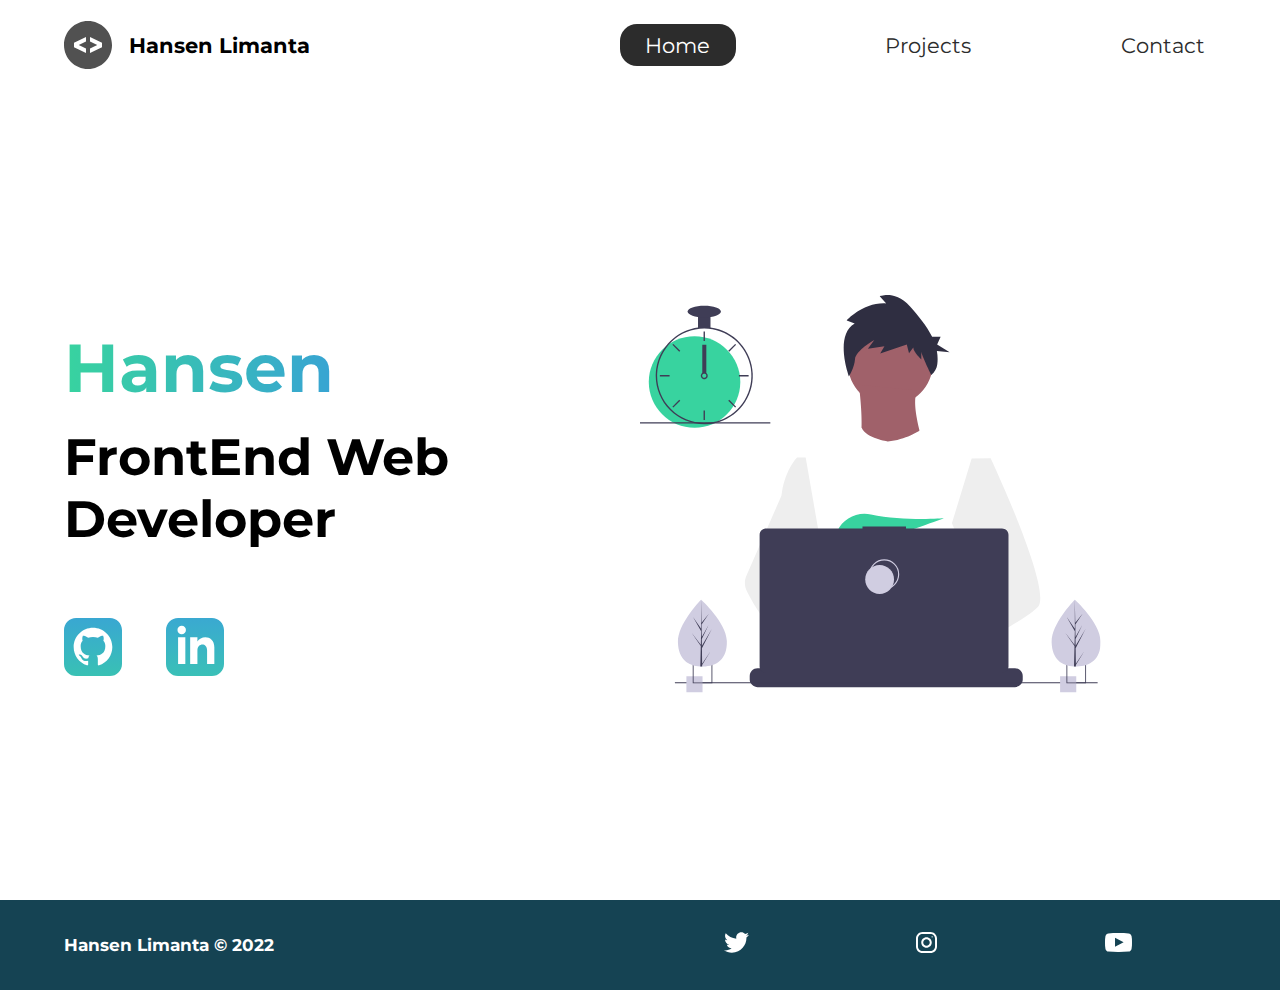
<file: index.html>
<!DOCTYPE html>
<html lang="en">
  <head>
    <meta charset="UTF-8" />
    <meta http-equiv="X-UA-Compatible" content="IE=edge" />
    <meta name="viewport" content="width=device-width, initial-scale=1.0" />
    <meta
      name="description"
      content="Hansen is a front end web developer who specialize in html,css"
    />
    <meta name="robots" content="index,follow" />
    <link rel="preconnect" href="https://fonts.googleapis.com" />
    <link rel="preconnect" href="https://fonts.gstatic.com" crossorigin />
    <link
      href="https://fonts.googleapis.com/css2?family=Montserrat:wght@400;500&display=swap"
      rel="stylesheet"
    />
    <link rel="stylesheet" href="./styles/style.css" />
    <title>Hansen | Web Developer</title>
  </head>
  <body>
    <header class="main-head">
      <nav>
        <div class="logo">
          <img src="./icons/code.svg" alt="logo" />
          <h1>Hansen Limanta</h1>
        </div>
        <ul>
          <li><a class="active" href="./">Home</a></li>
          <li><a href="./projects/">Projects</a></li>
          <li><a href="./contact/">Contact</a></li>
        </ul>
      </nav>
    </header>
    <section class="intro">
      <div class="intro-text">
        <h2>Hansen</h2>
        <h3>
          FrontEnd Web <br />
          Developer
        </h3>
        <p></p>
        <div class="intro-social">
          <a href="https://github.com/HansenLimanta"
            ><img src="./icons/github.svg" alt="github-social-link"
          /></a>
          <a href="https://www.linkedin.com/in/hansenlimanta/"
            ><img src="./icons/linked-in.svg" alt="linkedin-social-link"
          /></a>
        </div>
      </div>
      <div class="intro-images">
        <svg
          width="799"
          height="690"
          viewBox="0 0 799 690"
          fill="none"
          xmlns="http://www.w3.org/2000/svg"
        >
          <g id="undraw_dev_productivity_umsq (1) 1" clip-path="url(#clip0)">
            <path
              id="Vector"
              d="M516.92 624.636C516.92 624.636 512.16 626.266 504.42 628.576C487.31 633.706 455.65 642.216 428.82 643.916C405.72 645.396 386.2 641.836 382.63 626.766C381.1 620.286 383.27 614.956 388 610.576C402.12 597.486 439 592.796 468.25 591.186C476.51 590.736 484.15 590.526 490.51 590.446C501.31 590.306 508.39 590.526 508.39 590.526L508.56 591.186L516.92 624.636Z"
              fill="#A0616A"
            />
            <path
              id="Vector_2"
              d="M436.99 672.586C418.61 695.346 342.73 647.666 316.19 629.886C310.41 626.016 306.97 623.566 306.97 623.566L331.25 591.186L338.94 580.936C338.94 580.936 345.82 584.586 355.99 590.526C356.36 590.746 356.73 590.966 357.11 591.186C365.88 596.336 376.89 603.066 388 610.576C403.33 620.946 418.83 632.776 428.82 643.916C438.59 654.806 443.08 665.036 436.99 672.586Z"
              fill="#A0616A"
            />
            <g id="me">
              <path
                id="Vector_3"
                d="M434.672 191.952C475.283 191.607 507.926 158.406 507.582 117.795C507.237 77.1832 474.036 44.5403 433.425 44.8847C392.813 45.2291 360.17 78.4303 360.515 119.042C360.859 159.653 394.06 192.296 434.672 191.952Z"
                fill="#A0616A"
              />
              <path
                id="Vector_4"
                d="M379.477 155.65C379.477 155.65 394.216 259.972 373.002 271.875C351.787 283.779 499.929 283.588 499.929 283.588C499.929 283.588 466.124 193.284 480.809 165.449L379.477 155.65Z"
                fill="#A0616A"
              />
              <path
                id="Vector_5"
                d="M608.101 283.199L596.257 339.402L571.214 458.308L570.49 464.815L562.138 540.138L556.582 590.177L552.857 623.79C528.584 636.526 510.988 645.326 510.988 645.326C510.988 645.326 509.404 637.719 506.871 627.99C489.805 633.265 458.218 642.043 431.404 643.97C441.266 654.777 445.842 664.969 439.817 672.57C421.63 695.485 345.349 648.45 318.659 630.896C318.077 635.158 317.879 639.464 318.068 643.762L297.626 628.314L299.331 592.359L302.206 531.522L305.819 455.229C304.448 451.975 303.294 448.634 302.364 445.228C295.956 423.161 288.032 379.057 281.928 342.067C277.016 312.298 273.302 287.138 272.517 281.785C272.411 281.086 272.358 280.726 272.358 280.726L384.363 230.094C392.509 248.556 429.865 253.809 429.865 253.809C460.756 251.417 484.847 234.913 484.847 234.913L608.101 283.199Z"
                fill="white"
              />
              <path
                id="Vector_6"
                d="M372.285 49.3811L358.49 43.9934C358.49 43.9934 386.969 12.1 426.99 14.513L415.635 2.22366C415.635 2.22366 443.04 -9.01799 468.283 19.6674C481.553 34.7467 496.908 52.4737 506.557 72.5077L521.281 72.3829L515.251 85.9663L536.874 99.3152L514.777 97.0719C516.155 104.471 516.421 112.034 515.566 119.511C514.683 126.991 510.928 133.835 505.094 138.598V138.598C505.094 138.598 487.743 103.449 487.696 97.9443L487.813 111.705C487.813 111.705 473.959 99.4371 473.889 91.1807L466.471 100.877L462.593 85.7717L416.475 101.301L423.87 88.8526L395.157 93.2246L406.278 77.9923C406.278 77.9923 373.932 96.1568 372.811 111.304C371.689 126.452 362.299 140.875 362.299 140.875C362.299 140.875 336.213 70.3294 372.285 49.3811Z"
                fill="#2F2E41"
              />
              <path
                id="Vector_7"
                d="M690.215 540.422C682.794 548.605 664.338 560.992 641.951 574.422C633.623 579.413 624.757 584.559 615.71 589.676C594.122 601.889 571.514 614.001 552.857 623.79C528.584 636.526 510.988 645.326 510.988 645.326C510.988 645.326 509.403 637.719 506.871 627.99C503.48 614.968 498.397 598.141 493.184 590.715C493.002 590.456 492.82 590.218 492.638 589.979C491.121 588.022 489.601 586.885 488.112 586.897L562.138 540.138L594.127 519.926L570.489 464.814L540.842 395.683L557.908 339.727L575.062 283.479L608.101 283.199C608.101 283.199 619.243 306.985 633.514 340.166C635.647 345.128 637.851 350.299 640.096 355.64C669.469 425.394 706.176 522.836 690.215 540.422Z"
                fill="#EEEEEE"
              />
              <path
                id="Vector_8"
                d="M358.123 591.2C355.41 591.212 352.702 591.456 350.029 591.928C327.074 596.073 320.47 616.94 318.659 630.896C318.077 635.158 317.879 639.464 318.068 643.761L297.626 628.314L290.178 622.687C272.316 616.628 256.353 605.733 242.483 592.84C230.449 581.456 219.634 568.849 210.213 555.223C200.831 541.793 192.448 527.692 185.134 513.034C183.094 508.943 181.977 504.454 181.864 499.884C181.751 495.314 182.644 490.775 184.48 486.588L209.154 430.327L245.218 348.098C245.471 346.146 245.752 344.237 246.059 342.371C252.995 300.511 272.367 281.786 272.367 281.786L287.286 281.659L297.778 341.932L310.813 416.815L302.364 445.227L282.839 510.845L302.205 531.522L358.123 591.2Z"
                fill="#EEEEEE"
              />
            </g>
            <path
              id="Vector_9"
              d="M372.877 415.806L385.631 430.686C390.37 429.783 395.319 428.721 400.416 427.529L396.752 415.806L405.71 426.256C459.707 412.975 526.637 387.155 526.637 387.155C526.637 387.155 454.379 392.453 400.428 380.666C376.558 375.451 351.998 387.284 342.202 409.668C336.508 422.679 337.403 433.951 357.596 433.951C364.419 433.835 371.223 433.195 377.949 432.037L372.877 415.806Z"
              fill="#38D39F"
            />
            <path
              id="Vector_10"
              d="M663.65 660.386V666.456C663.654 668.122 663.345 669.774 662.74 671.326C662.472 672.018 662.147 672.687 661.77 673.326C660.578 675.326 658.887 676.983 656.862 678.133C654.838 679.283 652.549 679.887 650.22 679.886H203.67C201.342 679.887 199.053 679.283 197.028 678.133C195.003 676.983 193.312 675.326 192.12 673.326C191.743 672.687 191.419 672.018 191.15 671.326C190.546 669.774 190.237 668.122 190.24 666.456V660.386C190.24 658.622 190.587 656.876 191.262 655.246C191.936 653.616 192.926 652.136 194.173 650.888C195.42 649.641 196.901 648.652 198.53 647.977C200.16 647.302 201.906 646.955 203.67 646.956H229.41V644.126C229.41 644.052 229.425 643.979 229.453 643.911C229.481 643.843 229.522 643.782 229.574 643.73C229.626 643.678 229.688 643.636 229.756 643.608C229.824 643.58 229.897 643.566 229.97 643.566H243.4C243.474 643.566 243.547 643.58 243.615 643.608C243.683 643.636 243.745 643.678 243.797 643.73C243.849 643.782 243.89 643.843 243.918 643.911C243.946 643.979 243.96 644.052 243.96 644.126V646.956H252.35V644.126C252.35 644.052 252.365 643.979 252.393 643.911C252.421 643.843 252.462 643.782 252.514 643.73C252.566 643.678 252.628 643.636 252.696 643.608C252.764 643.58 252.837 643.566 252.91 643.566H266.34C266.414 643.566 266.487 643.58 266.555 643.608C266.623 643.636 266.684 643.678 266.736 643.73C266.789 643.782 266.83 643.843 266.858 643.911C266.886 643.979 266.9 644.052 266.9 644.126V646.956H275.3V644.126C275.3 644.052 275.315 643.979 275.343 643.911C275.371 643.843 275.412 643.782 275.464 643.73C275.516 643.678 275.578 643.636 275.646 643.608C275.714 643.58 275.787 643.566 275.86 643.566H289.29C289.364 643.566 289.437 643.58 289.505 643.608C289.573 643.636 289.634 643.678 289.686 643.73C289.739 643.782 289.78 643.843 289.808 643.911C289.836 643.979 289.85 644.052 289.85 644.126V646.956H298.24V644.126C298.24 644.052 298.255 643.979 298.283 643.911C298.311 643.843 298.352 643.782 298.404 643.73C298.456 643.678 298.518 643.636 298.586 643.608C298.654 643.58 298.727 643.566 298.8 643.566H312.23C312.304 643.566 312.377 643.58 312.445 643.608C312.513 643.636 312.574 643.678 312.626 643.73C312.678 643.782 312.72 643.843 312.748 643.911C312.776 643.979 312.79 644.052 312.79 644.126V646.956H321.18V644.126C321.18 644.052 321.194 643.979 321.223 643.911C321.251 643.843 321.292 643.782 321.344 643.73C321.396 643.678 321.458 643.636 321.526 643.608C321.594 643.58 321.667 643.566 321.74 643.566H335.17C335.244 643.566 335.317 643.58 335.385 643.608C335.453 643.636 335.514 643.678 335.566 643.73C335.618 643.782 335.66 643.843 335.688 643.911C335.716 643.979 335.73 644.052 335.73 644.126V646.956H344.13V644.126C344.13 644.052 344.145 643.979 344.173 643.911C344.201 643.843 344.242 643.782 344.294 643.73C344.346 643.678 344.408 643.636 344.476 643.608C344.544 643.58 344.617 643.566 344.69 643.566H358.12C358.194 643.566 358.267 643.58 358.335 643.608C358.403 643.636 358.464 643.678 358.516 643.73C358.569 643.782 358.61 643.843 358.638 643.911C358.666 643.979 358.68 644.052 358.68 644.126V646.956H367.07V644.126C367.07 644.052 367.085 643.979 367.113 643.911C367.141 643.843 367.182 643.782 367.234 643.73C367.286 643.678 367.348 643.636 367.416 643.608C367.484 643.58 367.557 643.566 367.63 643.566H472.83C472.904 643.566 472.977 643.58 473.045 643.608C473.113 643.636 473.174 643.678 473.227 643.73C473.279 643.782 473.32 643.843 473.348 643.911C473.376 643.979 473.39 644.052 473.39 644.126V646.956H481.79V644.126C481.79 644.052 481.804 643.979 481.833 643.911C481.861 643.843 481.902 643.782 481.954 643.73C482.006 643.678 482.068 643.636 482.136 643.608C482.204 643.58 482.277 643.566 482.35 643.566H495.78C495.928 643.567 496.07 643.627 496.175 643.732C496.279 643.836 496.339 643.978 496.34 644.126V646.956H504.73V644.126C504.73 644.052 504.745 643.979 504.773 643.911C504.801 643.843 504.842 643.782 504.894 643.73C504.946 643.678 505.008 643.636 505.076 643.608C505.144 643.58 505.217 643.566 505.29 643.566H518.72C518.794 643.566 518.867 643.58 518.935 643.608C519.003 643.636 519.065 643.678 519.117 643.73C519.169 643.782 519.21 643.843 519.238 643.911C519.266 643.979 519.28 644.052 519.28 644.126V646.956H527.67V644.126C527.67 644.052 527.685 643.979 527.713 643.911C527.741 643.843 527.782 643.782 527.834 643.73C527.886 643.678 527.948 643.636 528.016 643.608C528.084 643.58 528.157 643.566 528.23 643.566H541.66C541.734 643.566 541.807 643.58 541.875 643.608C541.943 643.636 542.005 643.678 542.057 643.73C542.109 643.782 542.15 643.843 542.178 643.911C542.206 643.979 542.22 644.052 542.22 644.126V646.956H550.62V644.126C550.62 644.052 550.635 643.979 550.663 643.911C550.691 643.843 550.732 643.782 550.784 643.73C550.836 643.678 550.898 643.636 550.966 643.608C551.034 643.58 551.107 643.566 551.18 643.566H564.61C564.757 643.568 564.898 643.628 565.001 643.733C565.104 643.837 565.161 643.979 565.16 644.126V646.956H573.56V644.126C573.56 644.052 573.575 643.979 573.603 643.911C573.631 643.843 573.672 643.782 573.724 643.73C573.776 643.678 573.838 643.636 573.906 643.608C573.974 643.58 574.047 643.566 574.12 643.566H587.55C587.624 643.566 587.697 643.58 587.765 643.608C587.833 643.636 587.895 643.678 587.947 643.73C587.999 643.782 588.04 643.843 588.068 643.911C588.096 643.979 588.11 644.052 588.11 644.126V646.956H596.5V644.126C596.5 644.052 596.515 643.979 596.543 643.911C596.571 643.843 596.612 643.782 596.664 643.73C596.716 643.678 596.778 643.636 596.846 643.608C596.914 643.58 596.987 643.566 597.06 643.566H610.49C610.564 643.566 610.637 643.58 610.705 643.608C610.773 643.636 610.835 643.678 610.887 643.73C610.939 643.782 610.98 643.843 611.008 643.911C611.036 643.979 611.05 644.052 611.05 644.126V646.956H650.22C651.984 646.955 653.731 647.302 655.36 647.977C656.99 648.652 658.471 649.641 659.718 650.888C660.965 652.136 661.954 653.616 662.629 655.246C663.304 656.876 663.651 658.622 663.65 660.386Z"
              fill="#3F3D56"
            />
            <path
              id="Vector_11"
              d="M793.5 671.326H60.5V673.326H793.5V671.326Z"
              fill="#3F3D56"
            />
            <path
              id="Vector_12"
              d="M627.694 404.757H461.251V401.326H385.78V404.757H218.651C215.665 404.757 212.801 405.943 210.69 408.054C208.578 410.166 207.392 413.029 207.392 416.015V643.927C207.392 646.913 208.578 649.776 210.69 651.888C212.801 653.999 215.665 655.185 218.651 655.185H627.694C630.68 655.185 633.544 653.999 635.655 651.888C637.767 649.776 638.953 646.913 638.953 643.927V416.015C638.953 414.537 638.662 413.073 638.096 411.707C637.53 410.341 636.701 409.1 635.655 408.054C634.61 407.009 633.369 406.18 632.003 405.614C630.637 405.048 629.173 404.757 627.694 404.757Z"
              fill="#3F3D56"
            />
            <path
              id="Vector_13"
              d="M423.5 509.326C437.307 509.326 448.5 498.133 448.5 484.326C448.5 470.519 437.307 459.326 423.5 459.326C409.693 459.326 398.5 470.519 398.5 484.326C398.5 498.133 409.693 509.326 423.5 509.326Z"
              stroke="#D0CDE1"
              stroke-width="2"
              stroke-miterlimit="10"
            />
            <path
              id="Vector_14"
              d="M415.5 518.326C429.307 518.326 440.5 507.133 440.5 493.326C440.5 479.519 429.307 468.326 415.5 468.326C401.693 468.326 390.5 479.519 390.5 493.326C390.5 507.133 401.693 518.326 415.5 518.326Z"
              fill="#D0CDE1"
            />
            <path
              id="Vector_15"
              d="M108.446 661.223H80.4463V689.223H108.446V661.223Z"
              fill="#D0CDE1"
            />
            <path
              id="Vector_16"
              d="M91.4502 639.223V673.223H125.45V639.223H91.4502ZM123.97 671.743H92.9202V640.703H123.97V671.743Z"
              fill="#3F3D56"
            />
            <path
              id="Vector_17"
              d="M756.446 661.223H728.446V689.223H756.446V661.223Z"
              fill="#D0CDE1"
            />
            <path
              id="Vector_18"
              d="M739.45 639.223V673.223H773.45V639.223H739.45ZM771.97 671.743H740.92V640.703H771.97V671.743Z"
              fill="#3F3D56"
            />
            <path
              id="Vector_19"
              d="M94.5802 230.113C138.399 230.113 173.921 194.592 173.921 150.773C173.921 106.955 138.399 71.4326 94.5802 71.4326C50.7617 71.4326 15.2397 106.955 15.2397 150.773C15.2397 194.592 50.7617 230.113 94.5802 230.113Z"
              fill="#38D39F"
            />
            <path
              id="Vector_20"
              d="M122.229 56.4899C115.045 55.5763 107.774 55.5763 100.59 56.4899C84.586 58.5913 69.5203 65.2398 57.181 75.6465C44.8417 86.0532 35.7467 99.7813 30.9754 115.202C28.8053 122.229 27.5764 129.514 27.3208 136.864C27.2848 137.886 27.2607 138.92 27.2607 139.954C27.283 162.264 36.1559 183.655 51.932 199.431C67.7082 215.207 89.0989 224.08 111.41 224.103C113.201 224.103 114.992 224.042 116.759 223.934C120.907 223.674 125.03 223.103 129.093 222.227C148.495 218.055 165.798 207.161 177.947 191.468C190.095 175.776 196.308 156.295 195.487 136.467C194.665 116.638 186.863 97.738 173.459 83.1039C160.054 68.4698 141.909 59.0435 122.229 56.4899H122.229ZM137.748 217.347H137.736C130.959 219.659 123.905 221.062 116.759 221.518C114.992 221.638 113.201 221.698 111.41 221.698C89.7377 221.672 68.961 213.051 53.6367 197.727C38.3123 182.402 29.6914 161.626 29.6649 139.954C29.6649 138.92 29.689 137.886 29.725 136.864C30.5514 115.744 39.5156 95.7617 54.7411 81.1008C69.9666 66.44 90.273 58.237 111.41 58.2089C130.776 58.21 149.513 65.0865 164.283 77.6131C179.052 90.1398 188.895 107.503 192.057 126.61C195.219 145.716 191.496 165.325 181.55 181.942C171.604 198.559 156.081 211.106 137.748 217.347H137.748Z"
              fill="#3F3D56"
            />
            <path
              id="Vector_21"
              d="M112.612 63.0176H110.208V79.8474H112.612V63.0176Z"
              fill="#3F3D56"
            />
            <path
              id="Vector_22"
              d="M57.8578 84.7018L56.1577 86.4019L68.0582 98.3023L69.7582 96.6022L57.8578 84.7018Z"
              fill="#3F3D56"
            />
            <path
              id="Vector_23"
              d="M34.4736 138.751V141.156H51.3034V138.751H34.4736Z"
              fill="#3F3D56"
            />
            <path
              id="Vector_24"
              d="M56.1578 193.506L57.8579 195.206L69.7584 183.306L68.0583 181.606L56.1578 193.506Z"
              fill="#3F3D56"
            />
            <path
              id="Vector_25"
              d="M153.062 96.6022L154.762 98.3022L166.662 86.4018L164.962 84.7017L153.062 96.6022Z"
              fill="#3F3D56"
            />
            <path
              id="Vector_26"
              d="M171.516 138.751V141.156H188.346V138.751H171.516Z"
              fill="#3F3D56"
            />
            <path
              id="Vector_27"
              d="M154.762 181.605L153.062 183.305L164.962 195.206L166.662 193.506L154.762 181.605Z"
              fill="#3F3D56"
            />
            <path
              id="Vector_28"
              d="M112.612 200.06H110.208V216.89H112.612V200.06Z"
              fill="#3F3D56"
            />
            <path
              id="Vector_29"
              d="M115.016 135.145C113.976 134.365 112.711 133.943 111.41 133.943C110.11 133.943 108.844 134.365 107.804 135.145C107.091 135.686 106.505 136.375 106.085 137.165C105.552 138.181 105.322 139.329 105.421 140.473C105.52 141.616 105.944 142.707 106.644 143.617C107.343 144.527 108.288 145.218 109.368 145.608C110.447 145.997 111.616 146.07 112.735 145.817C113.855 145.564 114.878 144.996 115.685 144.179C116.492 143.363 117.048 142.333 117.288 141.21C117.528 140.088 117.441 138.92 117.039 137.846C116.636 136.771 115.935 135.834 115.017 135.145H115.016ZM111.41 143.56C110.454 143.557 109.539 143.176 108.863 142.501C108.187 141.825 107.807 140.909 107.804 139.954C107.808 139.224 108.03 138.513 108.441 137.91C108.793 137.4 109.271 136.989 109.828 136.718C110.386 136.446 111.004 136.323 111.623 136.361C112.241 136.398 112.84 136.594 113.361 136.931C113.881 137.267 114.307 137.732 114.595 138.281C114.883 138.83 115.025 139.444 115.007 140.063C114.989 140.683 114.811 141.287 114.491 141.818C114.17 142.349 113.719 142.788 113.179 143.093C112.639 143.398 112.03 143.559 111.41 143.56V143.56Z"
              fill="#3F3D56"
            />
            <path
              id="Vector_30"
              d="M122.229 35.3687H100.591V57.007H122.229V35.3687Z"
              fill="#3F3D56"
            />
            <path
              id="Vector_31"
              d="M111.41 38.9748C127.344 38.9748 140.261 34.4 140.261 28.7567C140.261 23.1134 127.344 18.5386 111.41 18.5386C95.4757 18.5386 82.5586 23.1134 82.5586 28.7567C82.5586 34.4 95.4757 38.9748 111.41 38.9748Z"
              fill="#3F3D56"
            />
            <path id="clock-arrow" d="M115 86H108V135H115V86Z" fill="#3F3D56" />
            <path
              id="Vector_32"
              d="M226 220.44H0V222.844H226V220.44Z"
              fill="#3F3D56"
            />
            <g id="plant-left">
              <path
                id="Vector_33"
                d="M150.594 599.754C151.527 631.704 132.858 643.413 109.43 644.097C108.886 644.113 108.344 644.123 107.805 644.126C106.719 644.135 105.643 644.117 104.577 644.072C83.3891 643.193 66.6172 631.945 65.7495 602.232C64.8515 571.482 103.018 531.529 105.882 528.574L105.887 528.571C105.996 528.458 106.052 528.402 106.052 528.402C106.052 528.402 149.661 567.807 150.594 599.754Z"
                fill="#D0CDE1"
              />
              <path
                id="Vector_34"
                d="M107.744 639.255L122.626 617.124L107.774 641.636L107.805 644.126C106.719 644.135 105.643 644.117 104.577 644.072L105.315 612.06L105.295 611.813L105.322 611.766L105.393 608.741L89.0952 585.078L105.374 606.477L105.432 607.116L105.989 582.93L91.9122 558.397L106.029 578.681L105.882 528.574L105.882 528.407L105.887 528.571L106.821 568.062L119.651 552.021L106.863 571.464L107.143 593.098L118.949 571.984L107.187 596.279L107.343 608.308L124.512 578.897L107.395 612.505L107.744 639.255Z"
                fill="#3F3D56"
              />
            </g>
            <g id="plant-right">
              <path
                id="Vector_35"
                d="M798.594 599.754C799.527 631.704 780.858 643.413 757.43 644.097C756.886 644.113 756.344 644.123 755.805 644.126C754.719 644.135 753.643 644.117 752.577 644.072C731.389 643.193 714.617 631.945 713.749 602.232C712.851 571.482 751.018 531.529 753.882 528.574L753.887 528.571C753.996 528.458 754.052 528.402 754.052 528.402C754.052 528.402 797.661 567.807 798.594 599.754Z"
                fill="#D0CDE1"
              />
              <path
                id="Vector_36"
                d="M755.744 639.255L770.626 617.124L755.774 641.636L755.805 644.126C754.719 644.135 753.643 644.117 752.577 644.072L753.315 612.06L753.295 611.813L753.323 611.766L753.393 608.741L737.095 585.078L753.374 606.477L753.432 607.116L753.989 582.93L739.912 558.397L754.029 578.681L753.882 528.574L753.882 528.407L753.887 528.571L754.821 568.062L767.651 552.021L754.864 571.464L755.143 593.098L766.949 571.984L755.187 596.279L755.343 608.308L772.512 578.897L755.395 612.505L755.744 639.255Z"
                fill="#3F3D56"
              />
            </g>
          </g>
          <defs>
            <clipPath id="clip0">
              <rect width="798.627" height="689.223" fill="white" />
            </clipPath>
          </defs>
        </svg>
        <img class="splash" src="./img/splash.svg" alt="" />
      </div>
    </section>
    <footer>
      <h4>Hansen Limanta &copy; 2022</h4>
      <ul>
        <li>
          <a href="#"
            ><img src="../icons/twitter 1.svg" alt="twitter-social"
          /></a>
        </li>
        <li>
          <a href="#"
            ><img src="../icons/instagram 1.svg" alt="instagram-social"
          /></a>
        </li>
        <li>
          <a href="#"
            ><img src="../icons/youtube-symbol 1.svg" alt="youtube-social"
          /></a>
        </li>
      </ul>
    </footer>
  </body>
</html>
</file>
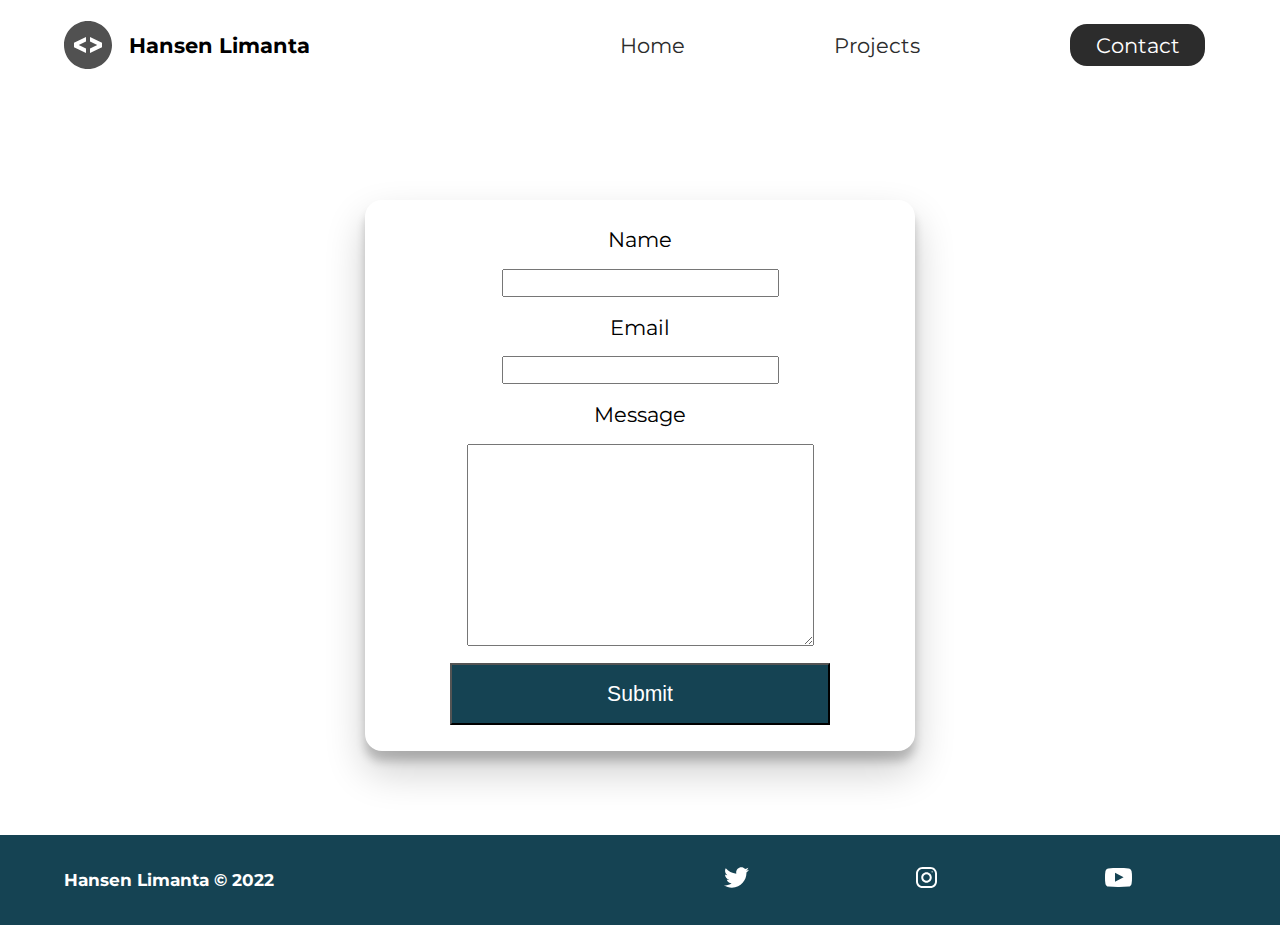
<file: contact/index.html>
<!DOCTYPE html>
<html lang="en">
  <head>
    <meta charset="UTF-8" />
    <meta http-equiv="X-UA-Compatible" content="IE=edge" />
    <meta name="viewport" content="width=device-width, initial-scale=1.0" />
    <meta
      name="description"
      content="Hansen is a front end web developer who specialize in html,css"
    />
    <meta name="robots" content="index,follow" />
    <link rel="preconnect" href="https://fonts.googleapis.com" />
    <link rel="preconnect" href="https://fonts.gstatic.com" crossorigin />
    <link
      href="https://fonts.googleapis.com/css2?family=Montserrat:wght@400;500&display=swap"
      rel="stylesheet"
    />
    <link rel="stylesheet" href="../styles/style.css" />
    <title>Hansen | Web Developer</title>
  </head>
  <body>
    <header class="main-head">
      <nav>
        <div class="logo">
          <img src="../icons/code.svg" alt="logo" />
          <h1>Hansen Limanta</h1>
        </div>
        <ul>
          <li><a href="../">Home</a></li>
          <li><a href="../projects/">Projects</a></li>
          <li><a class="active" href="./">Contact</a></li>
        </ul>
      </nav>
    </header>
    <section class="form-section">
      <form>
        <label for="name">Name</label>
        <input type="text" name="name" id="name" required />
        <label for="email">Email</label>
        <input type="email" name="email" id="email" required />
        <label for="message">Message</label>
        <textarea name="message" id="message" cols="30" rows="10"></textarea>
        <button type="submit">Submit</button>
      </form>
    </section>
    <footer>
      <h4>Hansen Limanta &copy; 2022</h4>
      <ul>
        <li>
          <a href="#"
            ><img src="../icons/twitter 1.svg" alt="twitter-social"
          /></a>
        </li>
        <li>
          <a href="#"
            ><img src="../icons/instagram 1.svg" alt="instagram-social"
          /></a>
        </li>
        <li>
          <a href="#"
            ><img src="../icons/youtube-symbol 1.svg" alt="youtube-social"
          /></a>
        </li>
      </ul>
    </footer>
  </body>
</html>
</file>
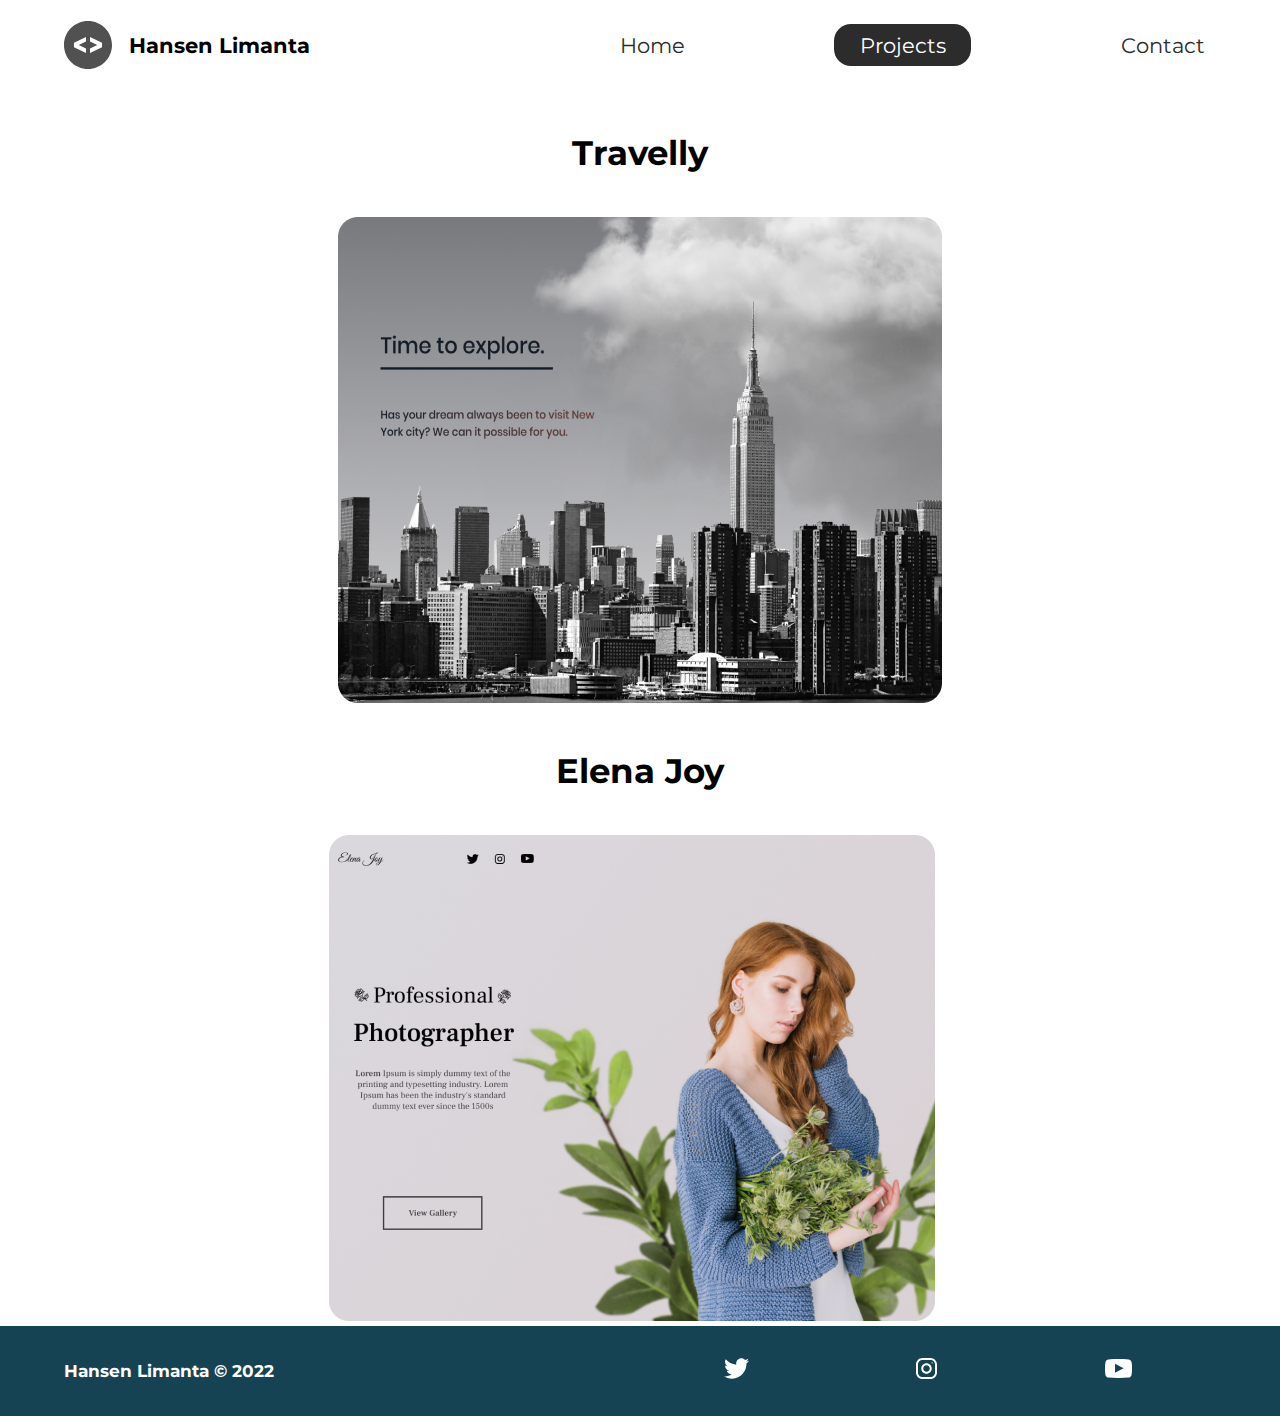
<file: projects/index.html>
<!DOCTYPE html>
<html lang="en">
  <head>
    <meta charset="UTF-8" />
    <meta http-equiv="X-UA-Compatible" content="IE=edge" />
    <meta name="viewport" content="width=device-width, initial-scale=1.0" />
    <meta
      name="description"
      content="Hansen Limanta is a frontend web developer who specialize in html,css"
    />
    <meta name="robots" content="index,follow" />
    <link rel="preconnect" href="https://fonts.googleapis.com" />
    <link rel="preconnect" href="https://fonts.gstatic.com" crossorigin />
    <link
      href="https://fonts.googleapis.com/css2?family=Montserrat:wght@400;500&display=swap"
      rel="stylesheet"
    />
    <link rel="stylesheet" href="../styles/style.css" />
    <title>Hansen | Web Developer</title>
  </head>
  <body>
    <header class="main-head">
      <nav>
        <div class="logo">
          <img src="../icons/code.svg" alt="logo" />
          <h1>Hansen Limanta</h1>
        </div>
        <ul>
          <li><a href="../">Home</a></li>
          <li><a class="active" href="./">Projects</a></li>
          <li><a href="../contact/">Contact</a></li>
        </ul>
      </nav>
    </header>
    <section class="projects">
      <div class="travelly">
        <h2>Travelly</h2>
        <a href="./Travelly/">
          <img src="../img/travelly.jpg" alt="travelly-project" />
        </a>
      </div>
      <div class="elena">
        <h2>Elena Joy</h2>
        <a href="./ElenaJoy/"
          ><img src="../img/elena-joy.jpg" alt="elena-project"
        /></a>
      </div>
    </section>
    <footer>
      <h4>Hansen Limanta &copy; 2022</h4>
      <ul>
        <li>
          <a href="#"
            ><img src="../icons/twitter 1.svg" alt="twitter-social"
          /></a>
        </li>
        <li>
          <a href="#"
            ><img src="../icons/instagram 1.svg" alt="instagram-social"
          /></a>
        </li>
        <li>
          <a href="#"
            ><img src="../icons/youtube-symbol 1.svg" alt="youtube-social"
          /></a>
        </li>
      </ul>
    </footer>
  </body>
</html>
</file>
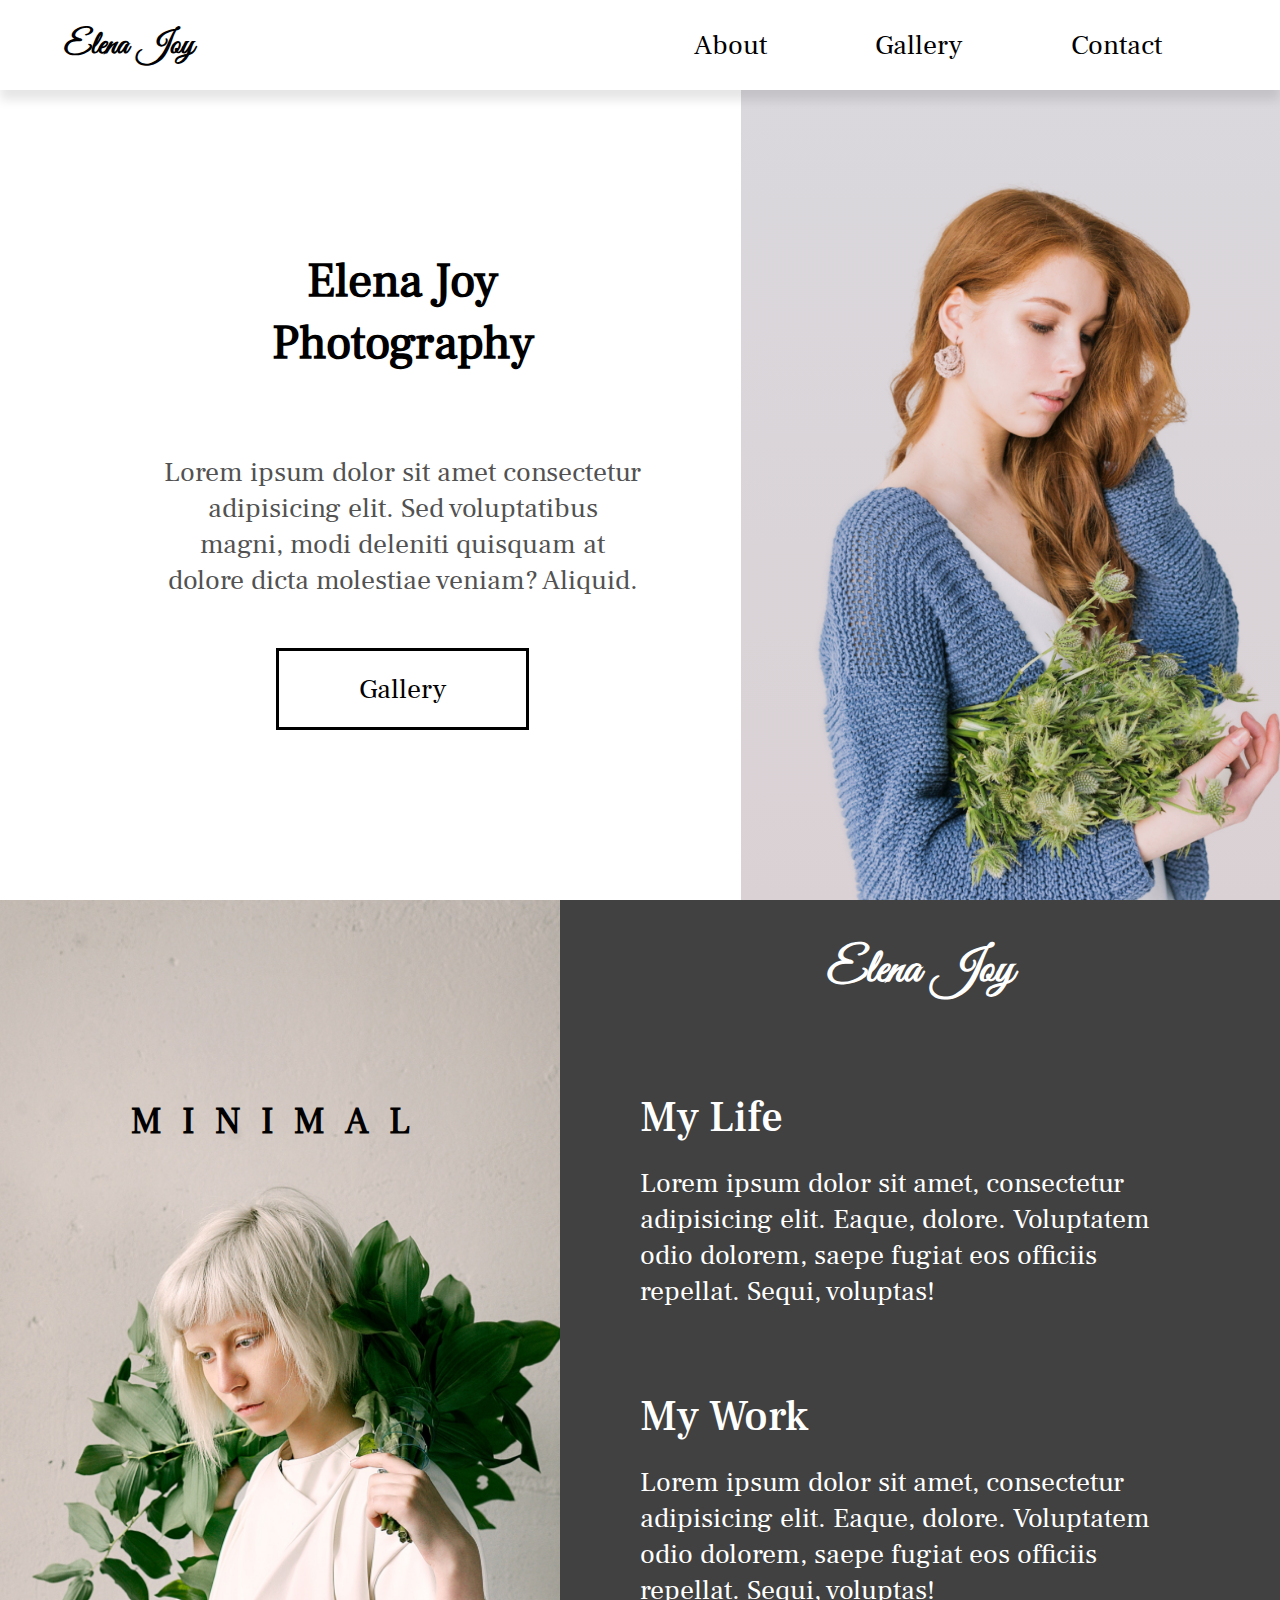
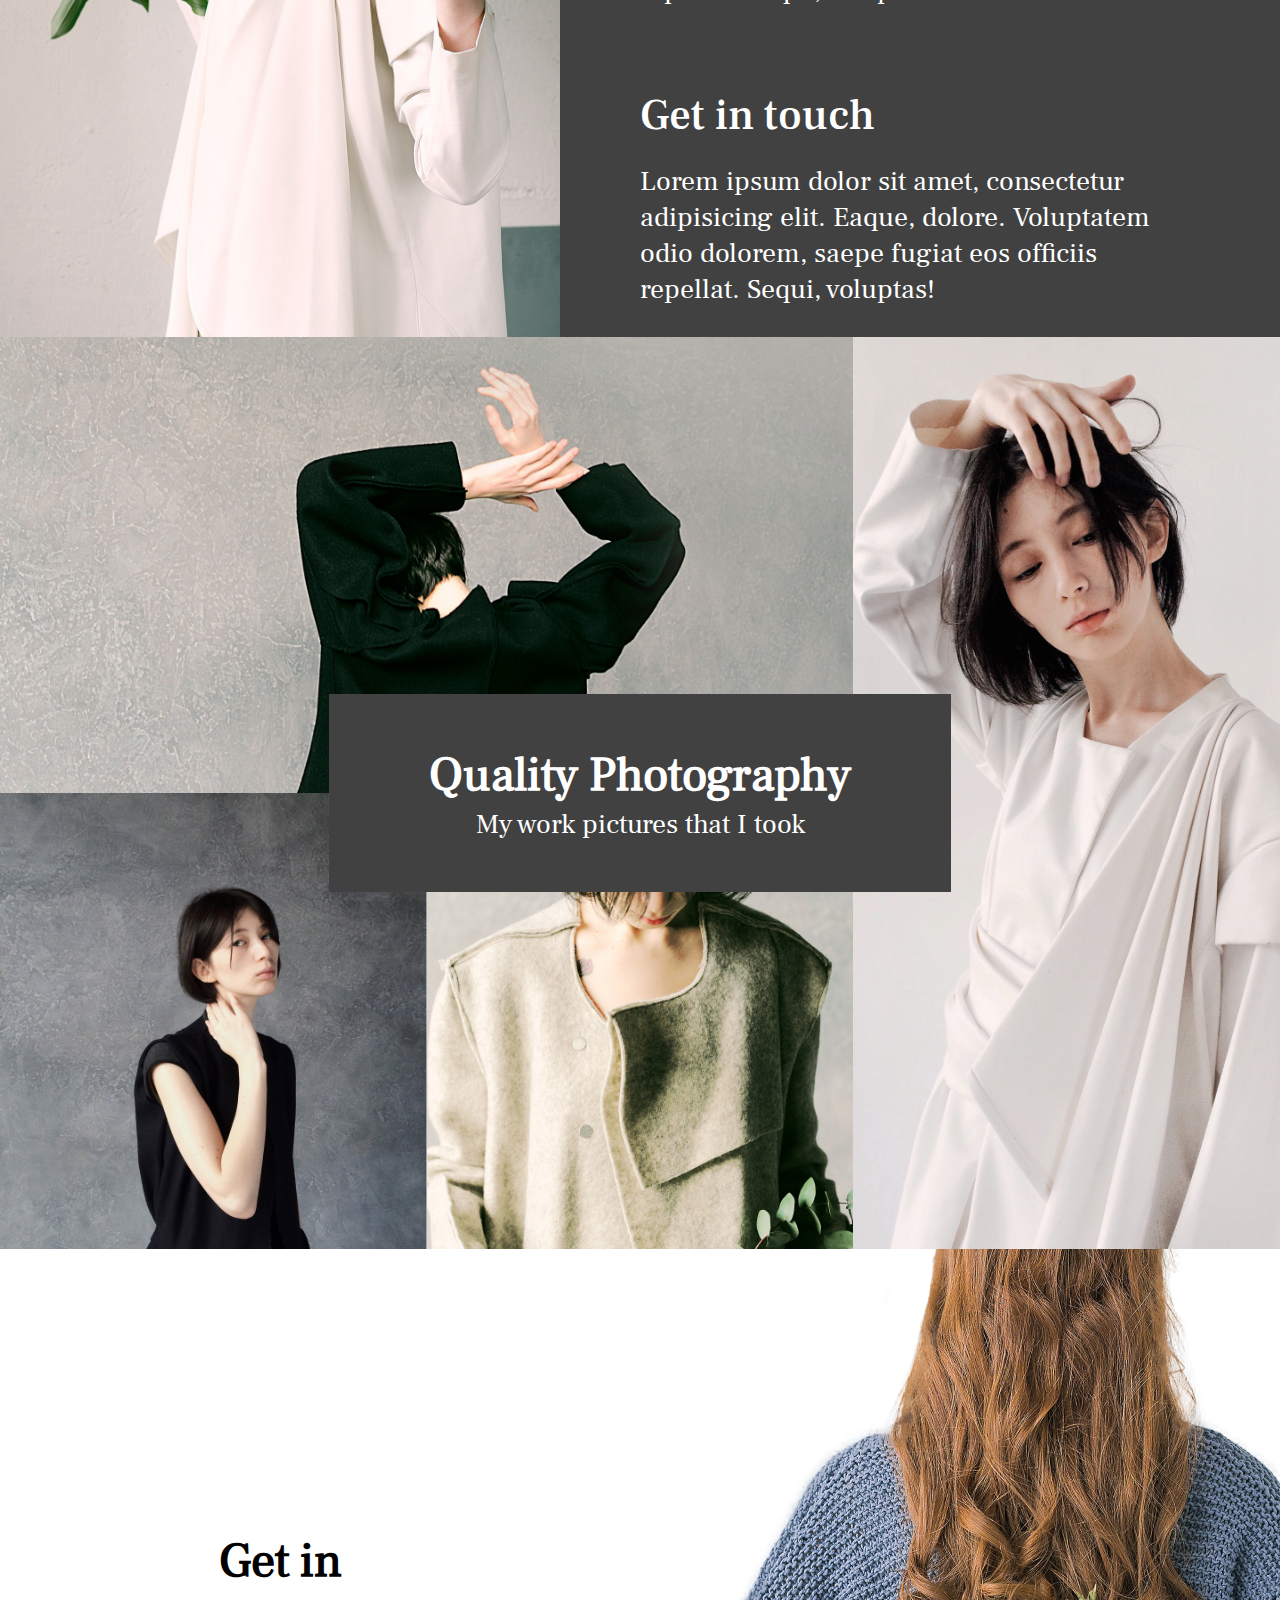
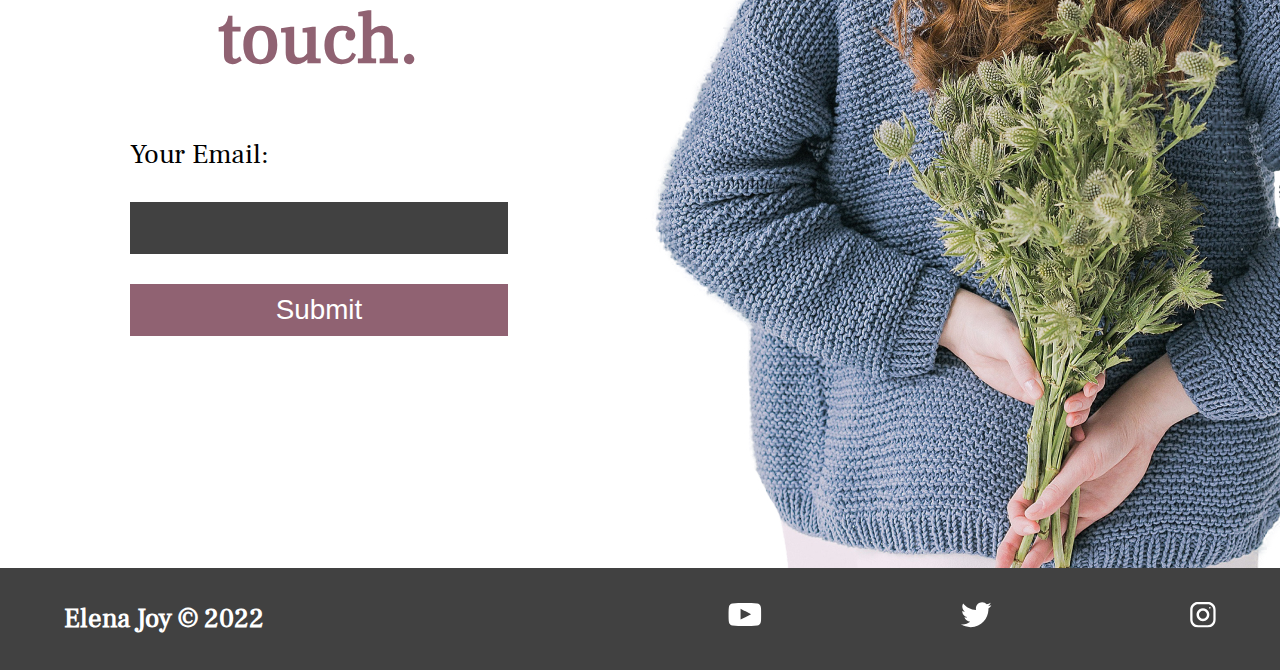
<file: projects/ElenaJoy/index.html>
<!DOCTYPE html>
<html lang="en">
  <head>
    <meta charset="UTF-8" />
    <meta http-equiv="X-UA-Compatible" content="IE=edge" />
    <meta name="viewport" content="width=device-width, initial-scale=1.0" />
    <meta
      name="description"
      content="Professional Photographer available for weddings and special events."
    />
    <meta name="robots" content="index,follow" />
    <link rel="stylesheet" href="./style.css" />
    <title>Elena Joy | Photographer</title>
  </head>
  <body>
    <header class="main-head">
      <nav>
        <h1 id="logo">Elena Joy</h1>
        <ul class="nav-links">
          <li><a href="#about">About</a></li>
          <li><a href="#gallery">Gallery</a></li>
          <li><a href="#contact">Contact</a></li>
        </ul>
        <div class="burger">
          <span class="line1"></span>
          <span class="line2"></span>
          <span class="line3"></span>
        </div>
      </nav>
    </header>
    <main>
      <section class="hero">
        <div class="hero-introduction flex">
          <h2>Elena Joy <br />Photography</h2>
          <p>
            Lorem ipsum dolor sit amet consectetur adipisicing elit. Sed
            voluptatibus magni, modi deleniti quisquam at dolore dicta molestiae
            veniam? Aliquid.
          </p>
          <a href="#gallery">Gallery</a>
        </div>
        <div class="hero-images">
          <img
            class="hero-elena"
            src="./img/elena-joy.png"
            alt="picture of elena joy"
          />
          <img src="./img/plant1.png" alt="" class="plant1 plant" />
          <img src="./img/plant2.png" alt="" class="plant2 plant" />
        </div>
      </section>
      <section class="about" id="about">
        <div class="about-image">
          <h5>MINIMAL</h5>
          <img src="./img/about-image.png" alt="potrait-picture" />
        </div>
        <div class="about-text flex">
          <h2>Elena Joy</h2>
          <div class="about-life">
            <h3>My Life</h3>
            <p>
              Lorem ipsum dolor sit amet, consectetur adipisicing elit. Eaque,
              dolore. Voluptatem odio dolorem, saepe fugiat eos officiis
              repellat. Sequi, voluptas!
            </p>
          </div>
          <div class="about-work">
            <h3>My Work</h3>
            <p>
              Lorem ipsum dolor sit amet, consectetur adipisicing elit. Eaque,
              dolore. Voluptatem odio dolorem, saepe fugiat eos officiis
              repellat. Sequi, voluptas!
            </p>
          </div>
          <div class="about-contact">
            <h3>Get in touch</h3>
            <p>
              Lorem ipsum dolor sit amet, consectetur adipisicing elit. Eaque,
              dolore. Voluptatem odio dolorem, saepe fugiat eos officiis
              repellat. Sequi, voluptas!
            </p>
          </div>
        </div>
      </section>
      <div class="gallery" id="gallery">
        <header class="gallery-head">
          <h2>Quality Photography</h2>
          <p>My work pictures that I took</p>
        </header>
        <img class="gallery1" src="./img/gallery-1.jpg" alt="man in suit" />
        <img class="gallery2" src="./img/gallery-2.jpg" alt="lady in coat" />
        <img class="gallery3" src="./img/gallery-3.jpg" alt="lady in t-shirt" />
        <img class="gallery4" src="./img/gallery-4.jpg" alt="lady in jacket" />
      </div>
      <section class="contact" id="contact">
        <div class="form-wrapper flex">
          <h2>
            Get in <br />
            <span>touch.</span>
          </h2>
          <form>
            <label for="email">Your Email: </label>
            <input type="email" id="email required" />
            <button type="submit">Submit</button>
          </form>
        </div>
        <img src="./img/contact-image.jpg" alt="elena-joy" />
      </section>
    </main>
    <footer>
      <h4>Elena Joy &copy; 2022</h4>
      <ul>
        <li>
          <a href="#"
            ><img src="./img/youtube-symbol 1.svg" alt="youtube-social-media"
          /></a>
        </li>
        <li>
          <a href="#"
            ><img src="./img/twitter 1.svg" alt="twitter-social-media"
          /></a>
        </li>
        <li>
          <a href="#"
            ><img src="./img/instagram 1.svg" alt="instagram-social-media"
          /></a>
        </li>
      </ul>
    </footer>
    <script src="app.js"></script>
  </body>
</html>
</file>
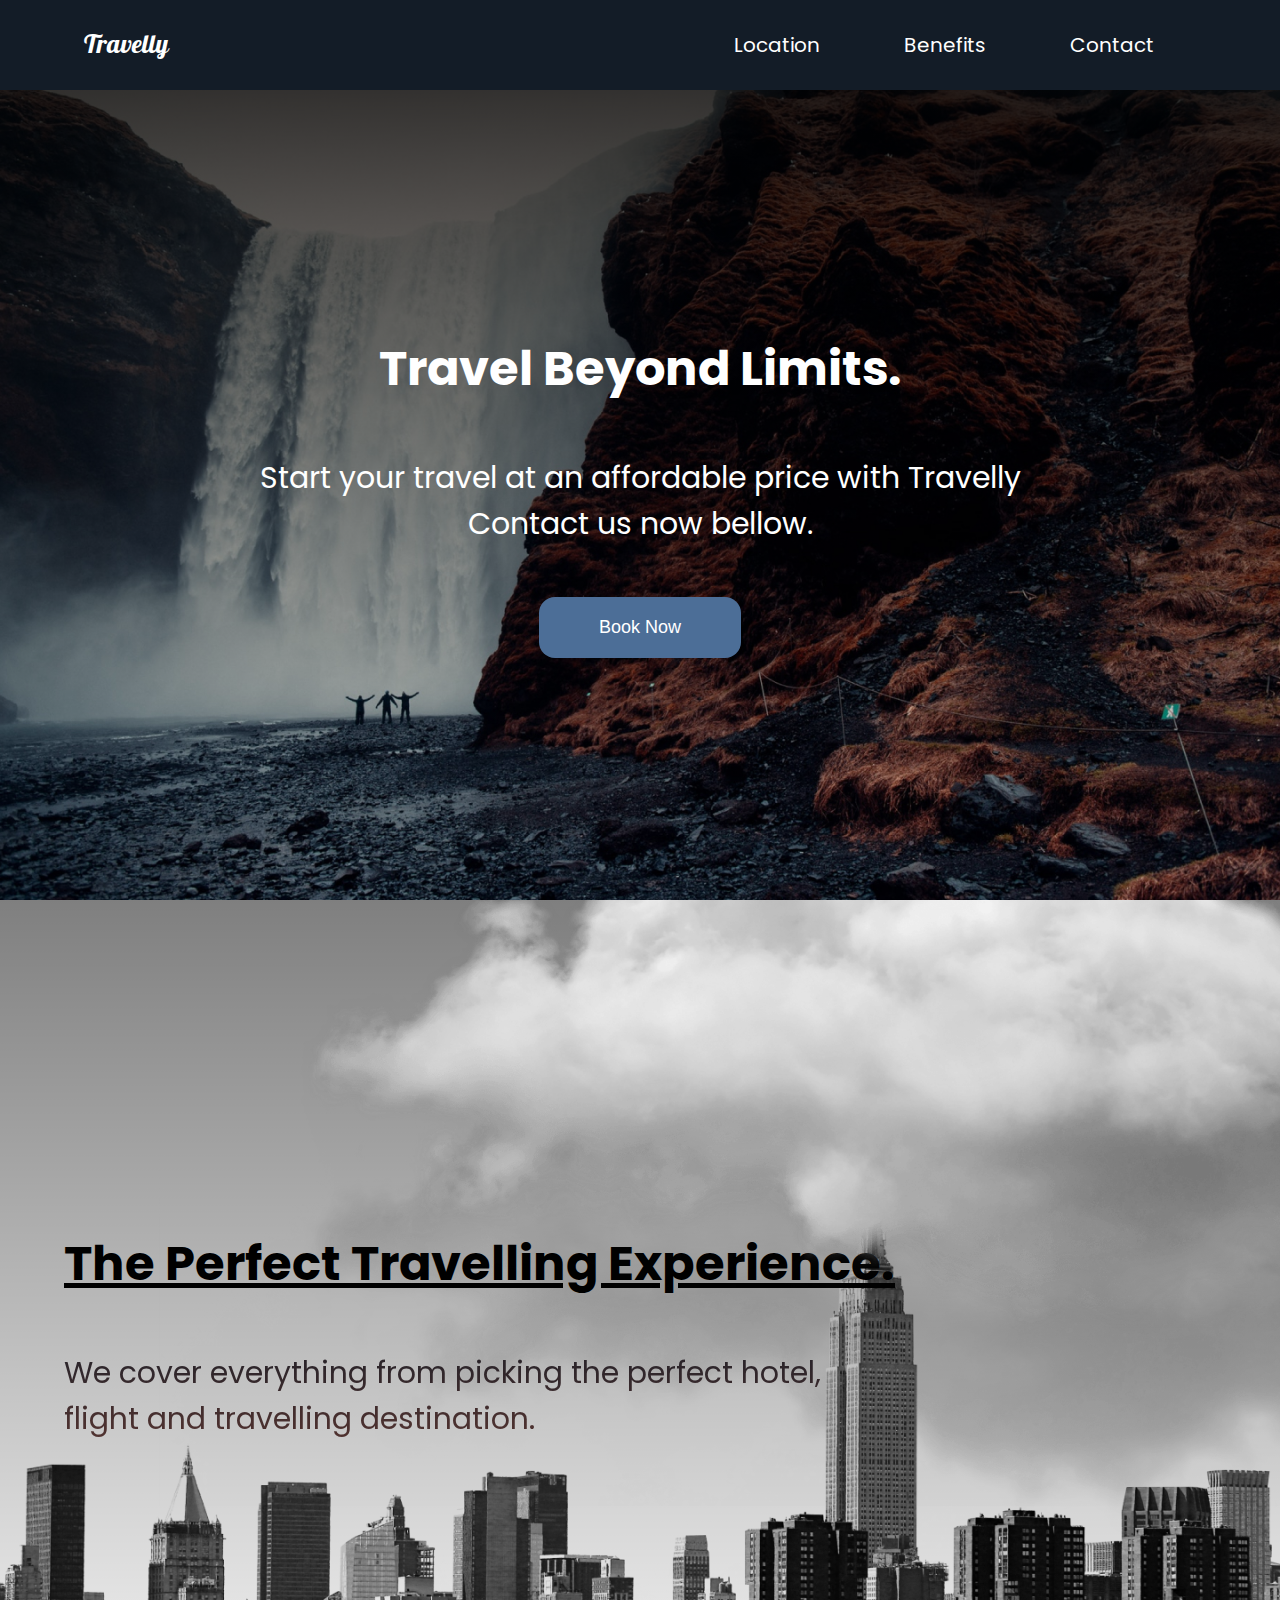
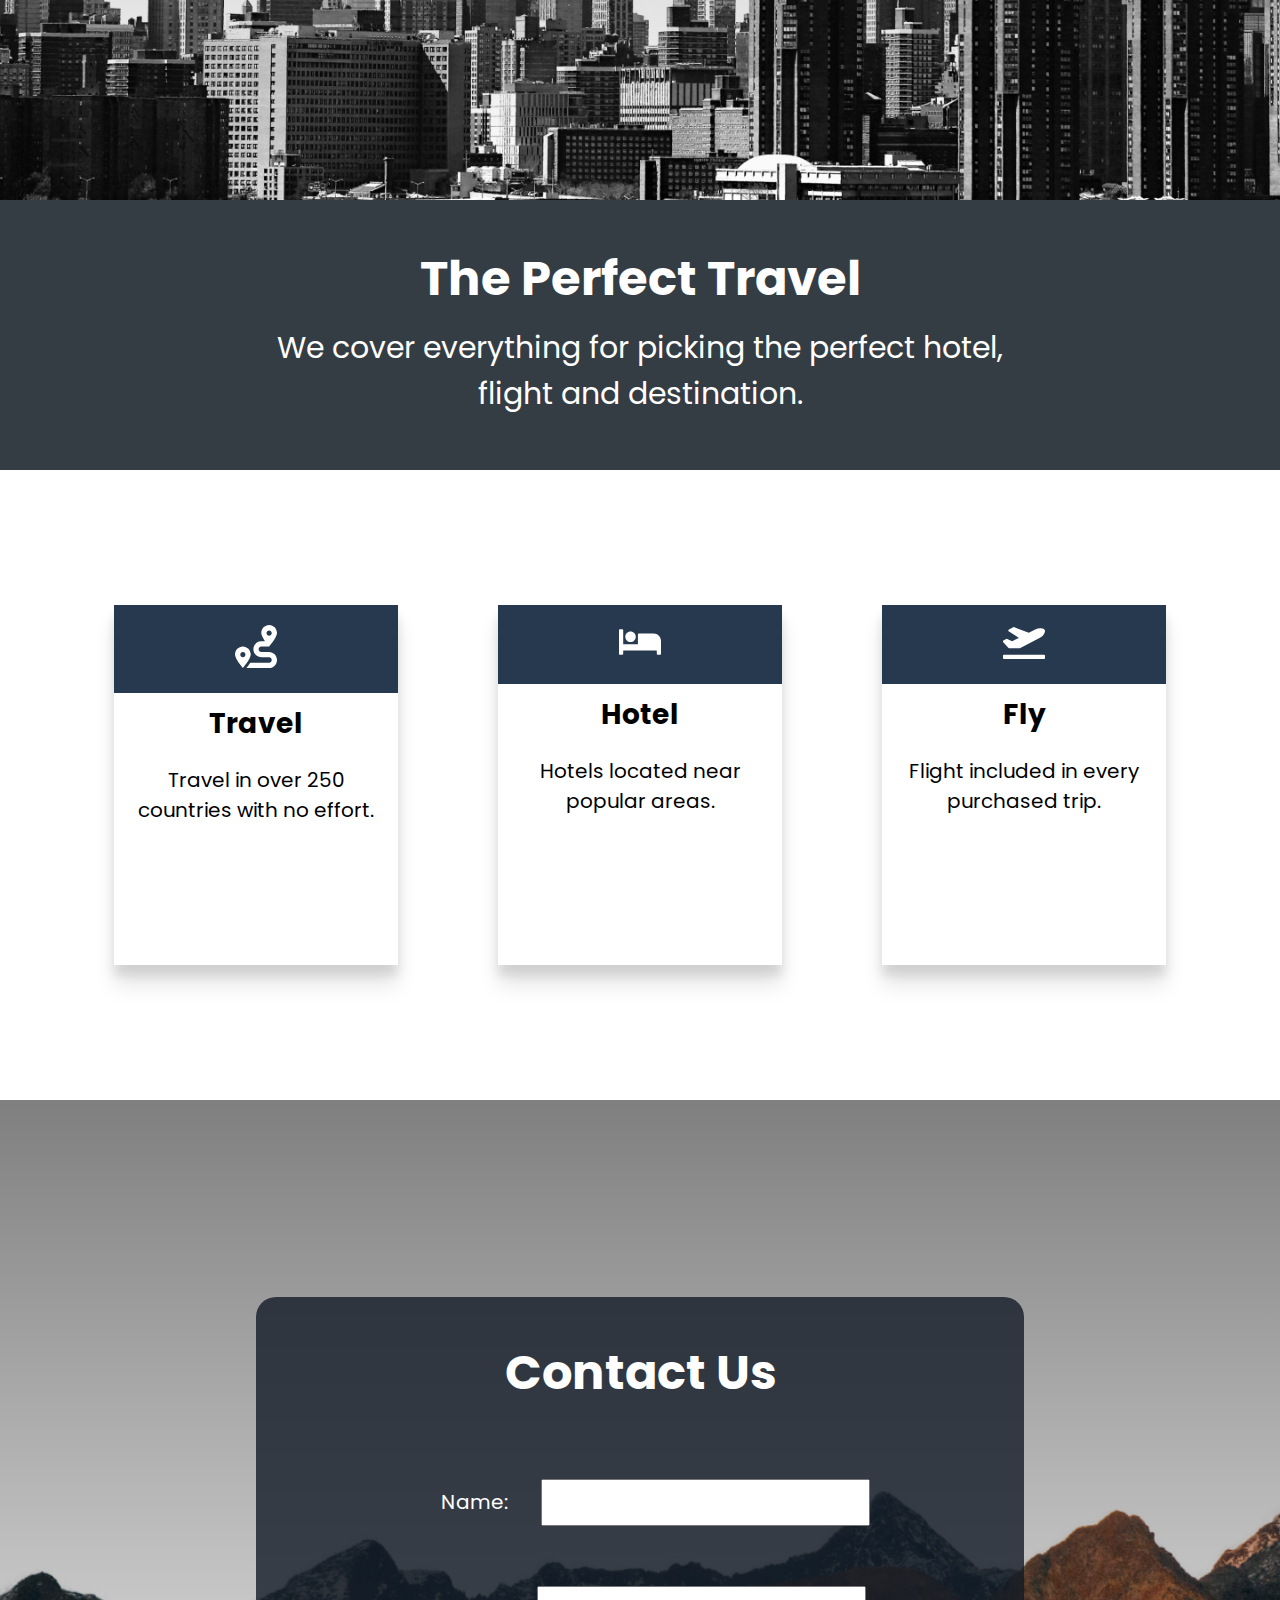
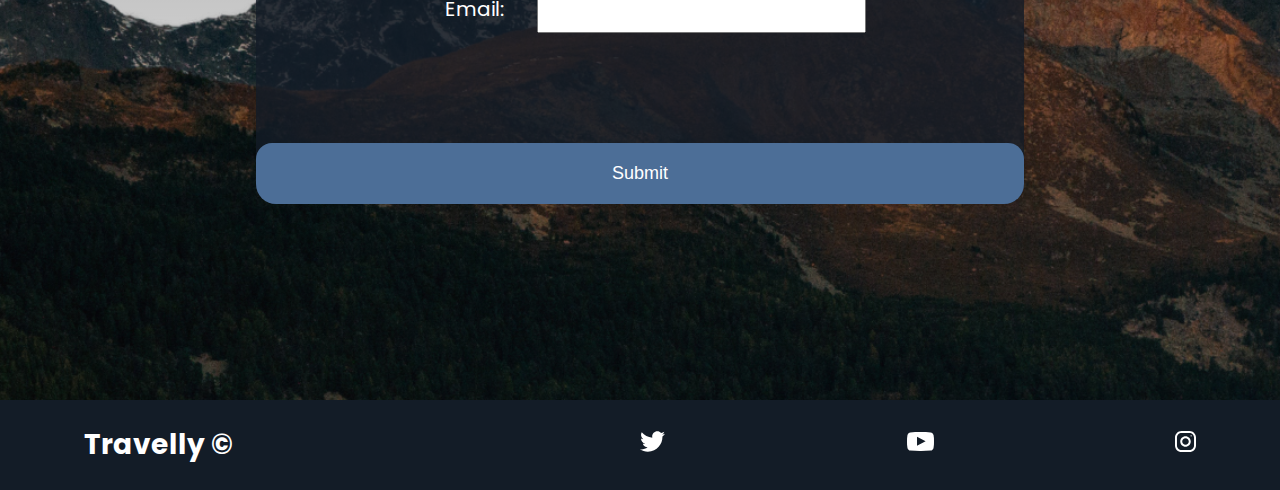
<file: projects/Travelly/index.html>
<!DOCTYPE html>
<html lang="en">
  <head>
    <meta charset="UTF-8" />
    <meta http-equiv="X-UA-Compatible" content="IE=edge" />
    <meta name="viewport" content="width=device-width, initial-scale=1.0" />
    <meta
      name="description"
      content="Travelly is a travel agency website that helps you pick out your holiday vacation"
    />
    <meta name="robots" content="index,follow" />
    <link rel="icon" href="./icons/airplane.svg" />
    <link
      href="https://fonts.googleapis.com/css2?family=Oswald:wght@200;300;400;500;600;700&family=Pattaya&family=Poppins:wght@400;500&display=swap"
      rel="stylesheet"
    />
    <link rel="stylesheet" href="./style.css" />
    <title>Travelly | Travelling Agency</title>
  </head>
  <body>
    <header class="main-head">
      <nav>
        <h1 id="logo"><a href="#">Travelly</a></h1>
        <ul>
          <li><a href="#locations">Location</a></li>
          <li><a href="#benefits">Benefits</a></li>
          <li><a href="#contact">Contact</a></li>
        </ul>
      </nav>
    </header>
    <section class="hero">
      <h2>Travel Beyond Limits.</h2>
      <h3>
        Start your travel at an affordable price with Travelly <br />Contact us
        now bellow.
      </h3>
      <button>Book Now</button>
    </section>
    <section id="locations">
      <header class="locations-head">
        <h2>The Perfect Travelling Experience.</h2>
        <h3>
          We cover everything from picking the perfect hotel, <br />
          flight and travelling destination.
        </h3>
        <img src="./img/cloud.png" class="moving-cloud-1 cloud" alt="" />
        <img src="./img/cloud.png" class="moving-cloud-2 cloud" alt="" />
      </header>
    </section>
    <section id="benefits">
      <header class="benefits-head">
        <h2>The Perfect Travel</h2>
        <h3>
          We cover everything for picking the perfect hotel, <br />
          flight and destination.
        </h3>
      </header>
      <div class="cards">
        <div class="card">
          <div class="card-icon">
            <img src="./icons/route-solid.svg" alt="" />
          </div>
          <h4>Travel</h4>
          <p>Travel in over 250 countries with no effort.</p>
        </div>
        <div class="card">
          <div class="card-icon">
            <img src="./icons/bed-solid.svg" alt="" />
          </div>
          <h4>Hotel</h4>
          <p>Hotels located near popular areas.</p>
        </div>
        <div class="card">
          <div class="card-icon">
            <img src="./icons/plane-departure-solid.svg" alt="" />
          </div>
          <h4>Fly</h4>
          <p>Flight included in every purchased trip.</p>
        </div>
      </div>
    </section>
    <section id="contact">
      <div class="form-wrapper">
        <header class="form-head">
          <h2>Contact Us</h2>
        </header>
        <form action="https://formspree.io/f/mgedovbe" method="POST">
          <div class="name-form">
            <label for="name">Name:</label>
            <input id="name" type="text" name="name" required />
          </div>
          <div class="email-form">
            <label for="email">Email:</label>
            <input id="email" type="email" name="_replyto" required />
          </div>
          <button type="submit">Submit</button>
        </form>
      </div>
    </section>
    <footer>
      <div class="footer-wrapper">
        <h5>Travelly &copy;</h5>
        <ul>
          <li>
            <a href="" title="twitter-social-media"
              ><img src="./icons/twitter.svg" alt="twitter-social-media"
            /></a>
          </li>
          <li>
            <a href="" title="youtube-social-media"
              ><img src="./icons/youtube.svg" alt="youtube-social-media"
            /></a>
          </li>
          <li>
            <a href="" title="instagram-social-media"
              ><img src="./icons/instagram.svg" alt="instagram-social-media"
            /></a>
          </li>
        </ul>
      </div>
    </footer>
  </body>
</html>
</file>
<file: styles/style.css>
/* Global Styles */
* {
  margin: 0;
  padding: 0;
  -webkit-box-sizing: border-box;
          box-sizing: border-box;
}

html {
  font-size: 62.5%;
}

body {
  font-family: "Montserrat", sans-serif;
}

h1 {
  font-size: 2.5rem;
}

li,
button,
label,
input,
a,
p {
  font-size: 2.5rem;
}

h2 {
  font-size: 4rem;
}

h3 {
  font-size: 2.5rem;
}

h4,
h5 {
  font-size: 2rem;
}

ul {
  list-style: none;
}

a {
  text-decoration: none;
  color: #2c2c2c;
}

.main-head {
  width: 95%;
  margin: 0 0 0 auto;
}

nav {
  display: -webkit-box;
  display: -ms-flexbox;
  display: flex;
  -webkit-box-pack: justify;
      -ms-flex-pack: justify;
          justify-content: space-between;
  -webkit-box-align: center;
      -ms-flex-align: center;
          align-items: center;
  -webkit-box-orient: horizontal;
  -webkit-box-direction: normal;
      -ms-flex-direction: row;
          flex-direction: row;
  min-height: 10vh;
  width: 60%;
  -ms-flex-wrap: wrap;
      flex-wrap: wrap;
}

nav .logo {
  display: -webkit-box;
  display: -ms-flexbox;
  display: flex;
  -webkit-box-pack: start;
      -ms-flex-pack: start;
          justify-content: flex-start;
  -webkit-box-align: center;
      -ms-flex-align: center;
          align-items: center;
  -webkit-box-orient: horizontal;
  -webkit-box-direction: normal;
      -ms-flex-direction: row;
          flex-direction: row;
  -webkit-box-flex: 1;
      -ms-flex: 1 1 10rem;
          flex: 1 1 10rem;
}

nav .logo h1 {
  margin: 2rem;
}

nav ul {
  display: -webkit-box;
  display: -ms-flexbox;
  display: flex;
  -ms-flex-pack: distribute;
      justify-content: space-around;
  -webkit-box-align: center;
      -ms-flex-align: center;
          align-items: center;
  -webkit-box-orient: horizontal;
  -webkit-box-direction: normal;
      -ms-flex-direction: row;
          flex-direction: row;
  -webkit-box-flex: 1;
      -ms-flex: 1 1 40rem;
          flex: 1 1 40rem;
}

.intro {
  min-height: 90vh;
  width: 90%;
  margin: auto;
  -ms-flex-wrap: wrap;
      flex-wrap: wrap;
  display: -webkit-box;
  display: -ms-flexbox;
  display: flex;
  -webkit-box-pack: justify;
      -ms-flex-pack: justify;
          justify-content: space-between;
  -webkit-box-align: center;
      -ms-flex-align: center;
          align-items: center;
  -webkit-box-orient: horizontal;
  -webkit-box-direction: normal;
      -ms-flex-direction: row;
          flex-direction: row;
}

.intro h2 {
  font-size: 8rem;
  padding-top: 2rem;
  background: -webkit-gradient(linear, left top, right top, from(#38d39f), to(#38a4d3));
  background: linear-gradient(left, #38d39f, #38a4d3);
  -webkit-background-clip: text;
  -webkit-text-fill-color: transparent;
  display: inline-block;
}

.intro h3 {
  font-size: 6rem;
  padding: 2rem 0rem;
}

.intro p {
  padding-top: 2rem;
  color: #2c2c2c;
}

.splash {
  position: absolute;
  top: 0%;
  right: 0%;
  height: 100%;
  z-index: -1;
}

.intro-social {
  margin-top: 4rem;
}

.intro-social a {
  margin-right: 5rem;
}

.active {
  background: #2c2c2c;
  color: white;
  padding: 1rem 3rem;
  border-radius: 2rem;
}

.intro-text,
.intro-images {
  -webkit-box-flex: 1;
      -ms-flex: 1 1 40rem;
          flex: 1 1 40rem;
}

#plant-left {
  -webkit-animation: plant 1.5s ease infinite alternate;
          animation: plant 1.5s ease infinite alternate;
}

#plant-right {
  -webkit-animation: plant 1.5s ease infinite alternate 0.5s;
          animation: plant 1.5s ease infinite alternate 0.5s;
}

#me {
  -webkit-animation: me 1s ease infinite alternate;
          animation: me 1s ease infinite alternate;
  -webkit-transform-origin: bottom;
          transform-origin: bottom;
}

#clock-arrow {
  -webkit-animation: clock 1.5s infinite linear;
          animation: clock 1.5s infinite linear;
  transform-box: fill-box;
  -webkit-transform-origin: bottom;
          transform-origin: bottom;
}

@-webkit-keyframes me {
  from {
    -webkit-transform: rotateZ(-5deg);
            transform: rotateZ(-5deg);
  }
  to {
    -webkit-transform: rotateZ(5deg);
            transform: rotateZ(5deg);
  }
}

@keyframes me {
  from {
    -webkit-transform: rotateZ(-5deg);
            transform: rotateZ(-5deg);
  }
  to {
    -webkit-transform: rotateZ(5deg);
            transform: rotateZ(5deg);
  }
}

@-webkit-keyframes plant {
  from {
    -webkit-transform: translateY(0%);
            transform: translateY(0%);
  }
  to {
    -webkit-transform: translateY(-30%);
            transform: translateY(-30%);
  }
}

@keyframes plant {
  from {
    -webkit-transform: translateY(0%);
            transform: translateY(0%);
  }
  to {
    -webkit-transform: translateY(-30%);
            transform: translateY(-30%);
  }
}

@-webkit-keyframes clock {
  from {
    -webkit-transform: rotateZ(0deg);
            transform: rotateZ(0deg);
  }
  to {
    -webkit-transform: rotateZ(360deg);
            transform: rotateZ(360deg);
  }
}

@keyframes clock {
  from {
    -webkit-transform: rotateZ(0deg);
            transform: rotateZ(0deg);
  }
  to {
    -webkit-transform: rotateZ(360deg);
            transform: rotateZ(360deg);
  }
}

.projects {
  width: 90%;
  margin: auto;
  min-height: 90vh;
  display: -webkit-box;
  display: -ms-flexbox;
  display: flex;
  -webkit-box-pack: justify;
      -ms-flex-pack: justify;
          justify-content: space-between;
  -webkit-box-align: center;
      -ms-flex-align: center;
          align-items: center;
  -webkit-box-orient: horizontal;
  -webkit-box-direction: normal;
      -ms-flex-direction: row;
          flex-direction: row;
  text-align: center;
  -ms-flex-wrap: wrap;
      flex-wrap: wrap;
}

.projects h2 {
  margin: 5rem;
}

.travelly,
.elena {
  -webkit-box-flex: 1;
      -ms-flex: 1 1 40rem;
          flex: 1 1 40rem;
  display: -webkit-box;
  display: -ms-flexbox;
  display: flex;
  -webkit-box-pack: center;
      -ms-flex-pack: center;
          justify-content: center;
  -webkit-box-align: center;
      -ms-flex-align: center;
          align-items: center;
  -webkit-box-orient: vertical;
  -webkit-box-direction: normal;
      -ms-flex-direction: column;
          flex-direction: column;
}

.form-section {
  min-height: 80vh;
  display: -webkit-box;
  display: -ms-flexbox;
  display: flex;
  -webkit-box-pack: center;
      -ms-flex-pack: center;
          justify-content: center;
  -webkit-box-align: center;
      -ms-flex-align: center;
          align-items: center;
  -webkit-box-orient: horizontal;
  -webkit-box-direction: normal;
      -ms-flex-direction: row;
          flex-direction: row;
  margin-top: 3rem;
}

.form-section form {
  padding: 3rem 10rem;
  -webkit-box-shadow: 0px 10px 10px rgba(0, 0, 0, 0.2), 0px 20px 40px rgba(0, 0, 0, 0.2);
          box-shadow: 0px 10px 10px rgba(0, 0, 0, 0.2), 0px 20px 40px rgba(0, 0, 0, 0.2);
  display: -webkit-box;
  display: -ms-flexbox;
  display: flex;
  -webkit-box-pack: center;
      -ms-flex-pack: center;
          justify-content: center;
  -webkit-box-align: center;
      -ms-flex-align: center;
          align-items: center;
  -webkit-box-orient: vertical;
  -webkit-box-direction: normal;
      -ms-flex-direction: column;
          flex-direction: column;
  border-radius: 2rem;
}

.form-section form input,
.form-section form textarea {
  margin: 2rem;
}

.form-section form input:focus,
.form-section form textarea:focus {
  outline: 2px solid black;
}

.form-section form textarea {
  font-family: "Montserrat", sans-serif;
  font-size: 2rem;
}

.form-section form button {
  width: 100%;
  padding: 2rem;
  background: #154353;
  color: white;
}

.form-section form button:focus {
  background: #33696b;
}

footer {
  background: #154353;
  color: white;
  min-height: 10vh;
  padding: 0% 5%;
  display: -webkit-box;
  display: -ms-flexbox;
  display: flex;
  -webkit-box-pack: start;
      -ms-flex-pack: start;
          justify-content: flex-start;
  -webkit-box-align: center;
      -ms-flex-align: center;
          align-items: center;
  -webkit-box-orient: horizontal;
  -webkit-box-direction: normal;
      -ms-flex-direction: row;
          flex-direction: row;
}

footer ul {
  -webkit-box-flex: 1;
      -ms-flex: 1 1 40rem;
          flex: 1 1 40rem;
  display: -webkit-box;
  display: -ms-flexbox;
  display: flex;
  -ms-flex-pack: distribute;
      justify-content: space-around;
  -webkit-box-align: center;
      -ms-flex-align: center;
          align-items: center;
  -webkit-box-orient: horizontal;
  -webkit-box-direction: normal;
      -ms-flex-direction: row;
          flex-direction: row;
}

footer h4 {
  -webkit-box-flex: 1;
      -ms-flex: 1 1 40rem;
          flex: 1 1 40rem;
}

@media screen and (max-width: 1332px) {
  html {
    font-size: 53%;
  }
  .splash {
    display: none;
  }
  svg {
    width: 80%;
  }
  nav {
    width: 100%;
  }
}

@media screen and (max-width: 754px) {
  html {
    font-size: 45%;
  }
  svg {
    height: 60%;
  }
  .main-head {
    width: 100%;
  }
  nav {
    margin: 2rem;
  }
  nav .logo {
    display: -webkit-box;
    display: -ms-flexbox;
    display: flex;
    -webkit-box-pack: center;
        -ms-flex-pack: center;
            justify-content: center;
    -webkit-box-align: center;
        -ms-flex-align: center;
            align-items: center;
    -webkit-box-orient: vertical;
    -webkit-box-direction: normal;
        -ms-flex-direction: column;
            flex-direction: column;
    -webkit-box-flex: 1;
        -ms-flex: 1 1 20rem;
            flex: 1 1 20rem;
    margin-top: 2rem;
  }
  nav ul {
    -webkit-box-flex: 1;
        -ms-flex: 1 1 60rem;
            flex: 1 1 60rem;
    margin: 2rem 0rem;
  }
  .intro-text {
    margin-top: 5rem;
    text-align: center;
  }
  .intro-images {
    text-align: center;
  }
  .intro-social {
    display: -webkit-box;
    display: -ms-flexbox;
    display: flex;
    -webkit-box-pack: center;
        -ms-flex-pack: center;
            justify-content: center;
    -webkit-box-align: center;
        -ms-flex-align: center;
            align-items: center;
    -webkit-box-orient: horizontal;
    -webkit-box-direction: normal;
        -ms-flex-direction: row;
            flex-direction: row;
  }
  .intro-social a {
    margin: 2rem;
  }
  .elena,
  .travelly {
    -webkit-box-flex: 1;
        -ms-flex: 1 1 50rem;
            flex: 1 1 50rem;
  }
  .elena img,
  .travelly img {
    width: 100%;
    height: 100%;
  }
  form {
    padding: 0rem;
    width: 100%;
  }
}
/*# sourceMappingURL=style.css.map */
</file>
<file: projects/ElenaJoy/style.css>
/* Global Styles */

* {
  margin: 0;
  padding: 0;
  box-sizing: border-box;
}

@font-face {
  font-family: "Ruhl";
  src: url(./fonts/FrankRuhlLibre-Regular.ttf);
}
@font-face {
  font-family: "Ruhl Medium";
  src: url(./fonts/FrankRuhlLibre-Medium.ttf);
}
@font-face {
  font-family: "Vibes";
  src: url(./fonts/GreatVibes-Regular.ttf);
}

html {
  font-size: 62.5%;
  --header1: calc(2rem + 1vw);
  --header2: calc(3.5rem + 1vw);
  --header3: calc(3rem + 1vw);
  --header4: calc(2.4rem + 1vw);
  --text: calc(1.5rem + 1vw);
  --big: calc(6rem + 1vw);
  --special-color: #906272;
  --background-color: #414141;
  --grey-text: #525252;
  scroll-behavior: smooth;
}

h1 {
  font-size: var(--header1);
}
li,
button,
label,
input,
a,
p {
  font-size: var(--text);
}
h2 {
  font-size: var(--header2);
}
h3 {
  font-size: var(--header3);
  font-weight: normal;
}
h4,
h5 {
  font-size: var(--header4);
}

ul {
  list-style: none;
}
a {
  text-decoration: none;
  color: black;
}
.flex {
  display: flex;
  flex-direction: column;
  justify-content: center;
  align-items: center;
}
body {
  font-family: "Ruhl", sans-serif;
  animation: opening 1s ease-in-out;
}
h1 {
  font-family: "Vibes", sans-serif;
}

/* Nav Section */
.main-head {
  box-shadow: 0px 10px 10px rgba(0, 0, 0, 0.1);
  z-index: 2;
  position: relative;
}

nav {
  width: 90%;
  margin: auto;
  display: flex;
  align-items: center;
  min-height: 10vh;
  padding: 2rem 0rem;
}
#logo {
  flex: 1 1 20rem;
}
.nav-links {
  display: flex;
  justify-content: space-around;
  flex: 1 1 20rem;
}
.hero {
  min-height: 90vh;
  width: 95%;
  margin: 0 0 0 auto;
  display: flex;
  flex-wrap: wrap;
  overflow: hidden;
}
.hero-introduction {
  flex: 2 1 40rem;
  text-align: center;
}
.hero-introduction p {
  padding: 5rem 10rem;
  color: var(--grey-text);
}
.hero-introduction h2 {
  padding: 3rem;
}
.hero-introduction a {
  padding: 2rem 8rem;
  border: 3px solid black;
  margin-bottom: 4rem;
}
.hero-images {
  flex: 1 1 40rem;
  background: linear-gradient(#dad8dd, #dad1d4);
  position: relative;
  z-index: 1;
}
.hero-elena {
  width: 100%;
  height: 100%;
  object-fit: cover;
}

.plant {
  position: absolute;
  bottom: 0;
  left: -20%;
  z-index: -1;
  transform: translateY(10%) rotateZ(-10deg) rotateX(-90deg);
  animation: plant-entrance 1.5s ease-in-out 0.5s forwards,
    plant-shake 2.5s infinite ease alternate-reverse 2s;
  transform-origin: bottom;
  max-height: 80%;
}
.plant2 {
  left: 40%;
}

/* ANIMATIONS */

@keyframes opening {
  from {
    opacity: 0;
  }
  to {
    opacity: 1;
  }
}

@keyframes plant-entrance {
  from {
    transform: translateY(10%) rotateZ(-10deg) rotateX(-90deg);
  }
  to {
    transform: translateY(0%) rotateZ(0deg) rotateX(0deg);
  }
}

@keyframes plant-shake {
  from {
    transform: rotateZ(5deg);
  }
  to {
    transform: rotateZ(0deg);
  }
}

.burger,
.menu-check {
  display: none;
}

/* ABOUT SECTION */

.about {
  min-height: 100vh;
  display: flex;
  flex-wrap: wrap;
}
.about-text {
  background: var(--background-color);
  color: white;
  flex: 2 1 40rem;
  justify-content: space-around;
}
.about-text div {
  padding: 3rem 8rem;
}
.about-text h3 {
  padding: 2rem 0rem;
  font-family: "Ruhl Medium";
}
.about-text h2 {
  font-family: "Vibes";
  padding: 4rem;
}
.about-image {
  flex: 1 1 40rem;
  position: relative;
}
.about-image h5 {
  position: absolute;
  letter-spacing: 2rem;
  top: 20%;
  left: 50%;
  transform: translate(-50%, -20%);
}

.about-image img {
  width: 100%;
  height: 100%;
  object-fit: cover;
}
/* Gallery */
.gallery {
  display: grid;
  min-height: 100vh;
  grid-template-columns: repeat(3, 1fr);
  position: relative;
}
.gallery img {
  width: 100%;
  height: 100%;
  object-fit: cover;
}
.gallery1 {
  grid-column: 1/3;
}
.gallery2 {
  grid-column: 3/4;
  grid-row: 1/3;
}
.gallery-head {
  position: absolute;
  top: 50%;
  left: 50%;
  transform: translate(-50%, -50%);
  color: white;
  background: var(--background-color);
  padding: 5rem 10rem;
  text-align: center;
}

/* CONTACT SECTION */

.contact {
  min-height: 90vh;
  display: flex;
  flex-wrap: wrap;
}
.form-wrapper {
  flex: 3 1 40rem;
}
.form-wrapper h2 {
  margin: 5rem 0rem;
}
.form-wrapper span {
  font-size: var(--big);
  color: var(--special-color);
}
.form-wrapper label {
  display: block;
}
.form-wrapper input {
  display: block;
  margin: 3rem 0rem;
  background: var(--background-color);
  color: white;
  border: none;
  padding: 1rem;
}
.form-wrapper button {
  padding: 1rem 8rem;
  background: var(--special-color);
  color: white;
  border: none;
  width: 100%;
}
.contact img {
  flex: 1 1 40rem;
}

/* FOOTER SECTION */
footer {
  background: var(--background-color);
  color: white;
  display: flex;
  padding: 3rem 5%;
  align-items: center;
  flex-wrap: wrap;
}
footer ul {
  display: flex;
  flex: 1 1 40rem;
  justify-content: space-between;
  align-items: center;
}
footer h4 {
  flex: 3 1 40rem;
  font-size: calc(1.4rem + 1vw);
}

@media screen and (max-width: 824px) {
  .hero {
    width: 100%;
  }
  .hero-introduction p {
    padding: 5rem 3rem;
  }
  /* BURGER THING */
  .burger {
    display: block;
    position: relative;
    cursor: pointer;
  }
  .burger span {
    padding: 0.2rem 2rem;
    background: var(--grey-text);
    margin: 0.5rem 0rem;
    display: block;
    transition: all 0.5s ease;
  }
  .nav-links a {
    color: white;
    font-size: var(--header3);
    text-decoration: underline;
  }
  .nav-links {
    background: var(--background-color);
    width: 100%;
    height: 100%;
    position: fixed;
    top: 0;
    left: 100%;
    flex-direction: column;
    align-items: center;
    transition: transform 1s ease;
  }
  .nav-open {
    transform: translateX(-100%);
  }
  .toggle .line1 {
    transform: rotateZ(45deg) translateY(300%);
    background: white;
  }
  .toggle .line2 {
    opacity: 0;
  }
  .toggle .line3 {
    transform: rotateZ(-45deg) translateY(-300%);
    background: white;
  }

  /* ABOUT SECTION */
  .about-text div {
    padding: 3rem 3rem;
  }
  /* GALLERY */
  .gallery img {
    grid-row: auto;
    grid-column: auto;
  }
  .gallery {
    grid-template-columns: repeat(auto-fit, minmax(30rem, 1fr));
  }
  .gallery-head {
    display: none;
  }
  .contact img {
    display: none;
  }
  footer ul {
    order: 1;
  }
  footer h4 {
    order: 2;
    text-align: center;
    padding: 1rem;
  }
}

@media screen and (min-width: 1700px) {
  html {
    --header1: 3rem;
    --header2: 5rem;
    --header3: 4rem;
    --header4: 3rem;
    --text: 3rem;
    --big: 8rem;
  }
}
</file>
<file: projects/Travelly/style.css>
/* Global Styles */

* {
  margin: 0;
  padding: 0;
  box-sizing: border-box;
}
html {
  font-size: 62.5%;
  scroll-behavior: smooth;
}
body {
  font-family: "Poppins", sans-serif;
}
h1 {
  font-size: 2.6rem;
}
li,
button,
label,
input,
p {
  font-size: 2rem;
}
h2 {
  font-size: 4.8rem;
}
h3 {
  font-size: 3rem;
  font-weight: normal;
}
h4,
h5 {
  font-size: 2.8rem;
}
a {
  color: white;
  text-decoration: none;
}
button {
  padding: 2rem 6rem;
  background: #4c6e97;
  border: none;
  color: white;
  font-size: 1.8rem;
  cursor: pointer;
  border-radius: 16px;
  transition: background 0.2s ease-in-out;
}
button:hover {
  background: #27394e;
}

/* Nav Section With HERO */

.main-head {
  background: #131c27;
  color: white;
  position: sticky;
  top: 0px;
  z-index: 3;
}
nav {
  display: flex;
  width: 90%;
  margin: auto;
  padding: 2rem;
  min-height: 10vh;
  align-items: center;
  flex-wrap: wrap;
}
nav ul {
  display: flex;
  flex: 1 1 40rem;
  justify-content: space-around;
  align-items: center;
  list-style: none;
}
#logo {
  flex: 2 1 40rem;
  font-family: "Pattaya", sans-serif;
  font-weight: 400;
  cursor: default;
}

.hero {
  min-height: 90vh;
  background: linear-gradient(rgba(0, 0, 0, 0.8), transparent),
    url("./img/landing-page.jpg");
  background-repeat: no-repeat;
  background-size: cover;
  background-position: center;
  color: white;
  display: flex;
  flex-direction: column;
  justify-content: center;
  align-items: center;
  text-align: center;
}
.hero h3 {
  padding: 5rem;
}

/* BENEFITS SECTION */

#locations {
  min-height: 100vh;
  background: linear-gradient(rgba(0, 0, 0, 0.5), transparent),
    url("./img/new-york-page.png");
  background-size: cover;
  background-position: center;
  display: flex;
  align-items: center;
  position: relative;
  overflow: hidden;
}
.locations-head {
  width: 90%;
  margin: auto;
}
.locations-head h2 {
  padding: 1rem 0rem;
  text-decoration: underline;
  text-decoration-thickness: 0.5rem;
}
.locations-head h3 {
  padding: 4rem 0rem;
  background: linear-gradient(#131c27, #663b34);
  -webkit-background-clip: text;
  -webkit-text-fill-color: transparent;
}
.cloud {
  position: absolute;
  top: 0%;
  right: 0%;
}
.moving-cloud-1 {
  animation: cloudAnimation 3s infinite alternate ease-in-out;
}
.moving-cloud-2 {
  top: 20%;
  z-index: -1;
  opacity: 0.5;
  animation: cloudAnimation 3.5s infinite alternate ease-in-out;
}

@keyframes cloudAnimation {
  from {
    transform: translate(10%, -10%);
  }
  to {
    transform: translate(0%, 0%);
  }
}

/* Benefits section */

.benefits-head {
  background: #343c44;
  padding: 3rem;
  min-height: 30vh;
  display: flex;
  flex-direction: column;
  justify-content: center;
  align-items: center;
  color: white;
  text-align: center;
}
.benefits-head h3 {
  padding: 1rem;
}
.cards {
  width: 90%;
  margin: auto;
  display: flex;
  min-height: 70vh;
  align-items: center;
  flex-wrap: wrap;
}
.card {
  text-align: center;
  flex: 1 1 25rem;
  min-height: 40vh;
  margin: 2rem 5rem;
  box-shadow: 0px 10px 10px rgba(0, 0, 0, 0.1), 0px 20px 20px rgba(0, 0, 0, 0.1);
}
.cards img {
  max-width: 15%;
  margin: 2rem;
}
.card h4,
.card p {
  padding: 1rem;
}
.card-icon {
  background: #27394e;
}

#contact {
  min-height: 100vh;
  background: linear-gradient(rgba(0, 0, 0, 0.5), transparent),
    url("./img/contact-mountain.png");
  background-size: cover;
  background-repeat: no-repeat;
  display: flex;
  align-items: center;
  justify-content: center;
}

.form-wrapper {
  background: rgba(19, 28, 39, 0.8);
  width: 60%;
  color: white;
  border-radius: 20px;
}
.form-head {
  text-align: center;
  padding: 4rem;
}
.name-form,
.email-form {
  padding: 3rem;
  text-align: center;
}
.form-wrapper label {
  margin: 0rem 3rem;
}
.form-wrapper button {
  width: 100%;
  padding: 2rem;
  margin-top: 8rem;
  border-bottom-left-radius: 20px;
  border-bottom-right-radius: 20px;
}
.form-wrapper input {
  padding: 1rem 3rem;
}
footer {
  color: white;
  background: rgba(19, 28, 39, 1);
}
.footer-wrapper {
  display: flex;
  padding: 2rem;
  width: 90%;
  margin: auto;
  align-items: center;
  min-height: 10vh;
  flex-wrap: wrap;
}
footer h5 {
  flex: 1 1 40rem;
}
footer ul {
  display: flex;
  list-style: none;
  flex: 1 1 40rem;
  justify-content: space-between;
  align-items: center;
}
button:focus {
  background: #3d597a;
}

/* MEDIA QUERY */

@media screen and (max-width: 932px) {
  html {
    font-size: 45%;
  }
  nav {
    text-align: center;
  }
  #logo {
    padding: 2rem;
  }
  .cloud {
    height: 40rem;
    pointer-events: none;
  }
  .moving-cloud-1 {
    z-index: -1;
  }
  .moving-cloud-2 {
    z-index: -2;
  }
  .locations-head h3 {
    background: rgba(19, 28, 39, 0.9);
    -webkit-text-fill-color: white;
  }
  .form-wrapper {
    width: 100%;
  }
  footer {
    text-align: center;
  }
  footer h5 {
    padding-bottom: 3rem;
  }
}
</file>
